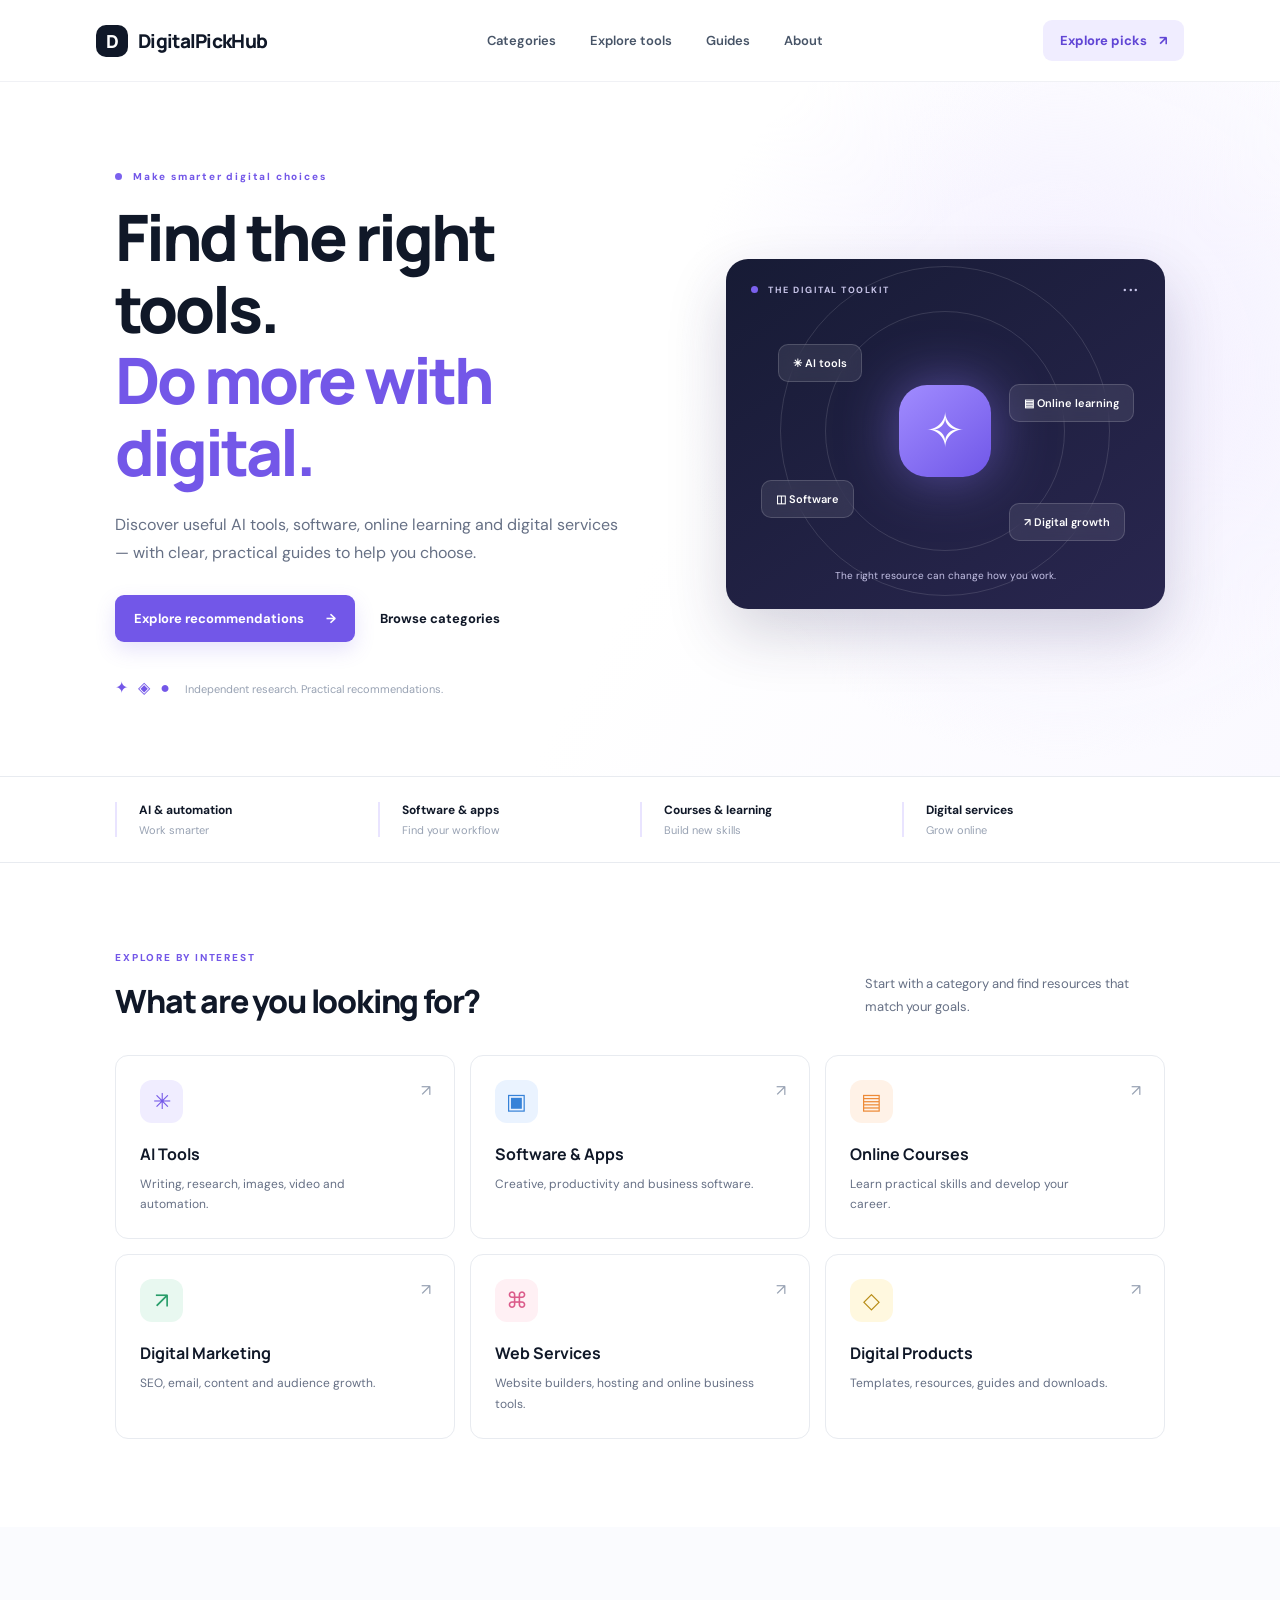
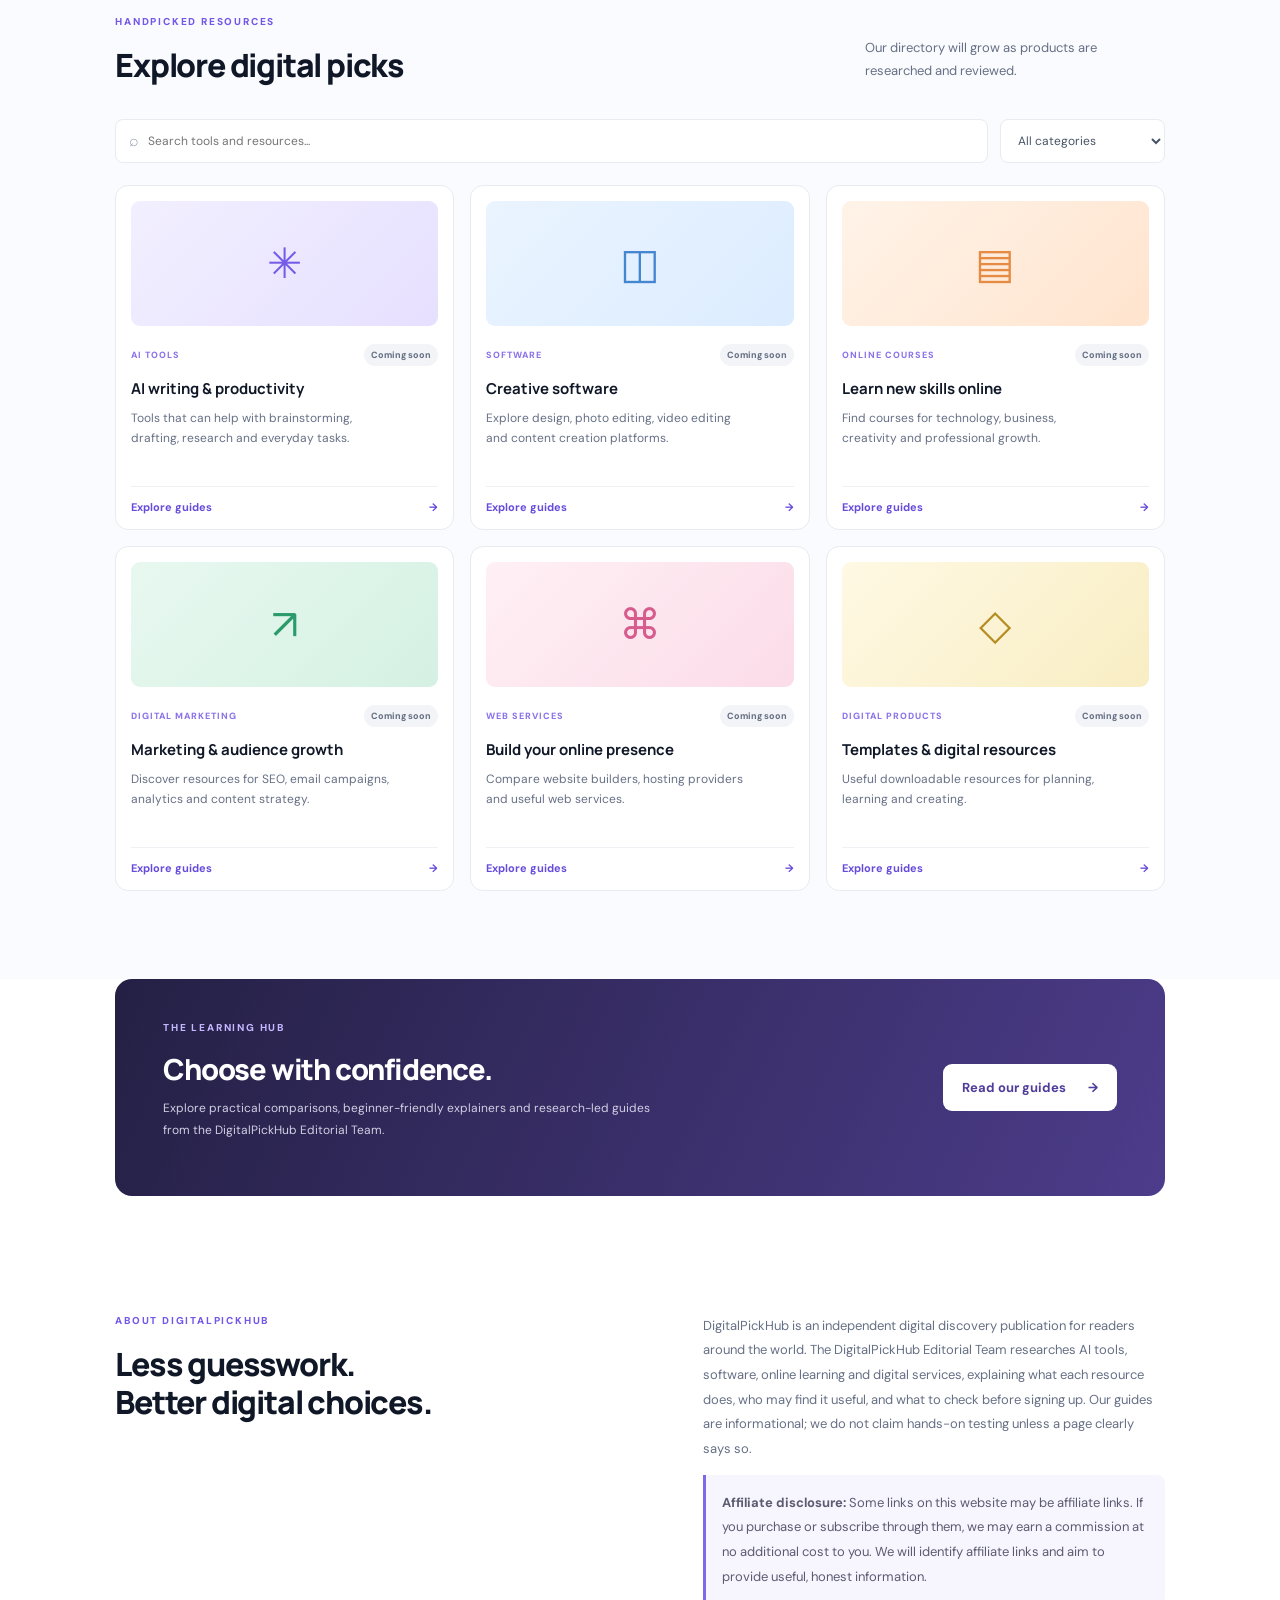
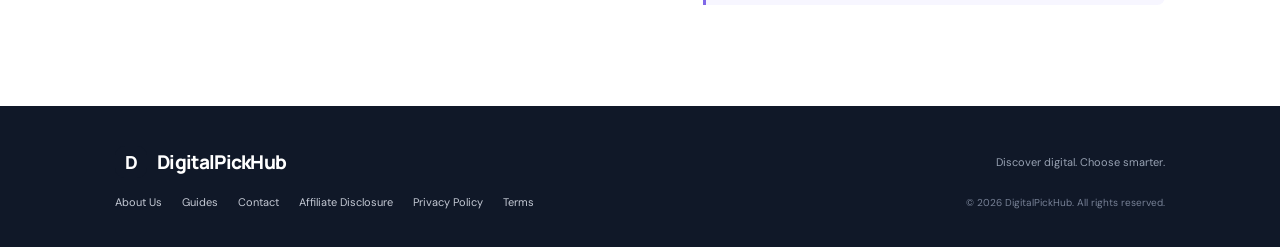
<file: index.html>
<!DOCTYPE html>
<html lang="en">
<head><meta name="mitgo-verification" content="92a1ab78-4f39-4b55-9d0f-0958b2f42631" />
  <meta charset="UTF-8">
  <meta name="viewport" content="width=device-width, initial-scale=1.0">
  <meta name="description" content="Discover and compare useful AI tools, software, online courses and digital services with DigitalPickHub.">
  <meta name="theme-color" content="#101828">
  <title>DigitalPickHub — Find the right digital tools</title>
  <link rel="stylesheet" href="styles.css">
</head>
<body>
  <header class="site-header">
    <a class="brand" href="#" aria-label="DigitalPickHub home"><span class="brand-mark">D</span> DigitalPickHub</a>
    <button class="menu-toggle" id="menuToggle" aria-label="Open navigation" aria-expanded="false">☰</button>
    <nav id="mainNav">
      <a href="#categories">Categories</a>
      <a href="#featured">Explore tools</a>
      <a href="guides.html">Guides</a>
      <a href="#about">About</a>
    </nav>
    <a class="header-cta" href="#featured">Explore picks <span>↗</span></a>
  </header>

  <main>
    <section class="hero">
      <div class="hero-copy">
        <p class="eyebrow"><span class="eyebrow-dot"></span> Make smarter digital choices</p>
        <h1>Find the right tools.<br><span>Do more with digital.</span></h1>
        <p class="hero-text">Discover useful AI tools, software, online learning and digital services — with clear, practical guides to help you choose.</p>
        <div class="hero-actions">
          <a class="button button-primary" href="#featured">Explore recommendations <span>→</span></a>
          <a class="text-link" href="#categories">Browse categories</a>
        </div>
        <div class="trust-line"><span class="avatars">✦ ◈ ●</span> Independent research. Practical recommendations.</div>
      </div>
      <div class="hero-card">
        <div class="card-top"><span class="live-dot"></span> THE DIGITAL TOOLKIT <span class="card-menu">•••</span></div>
        <div class="orbit orbit-one"></div><div class="orbit orbit-two"></div>
        <div class="hub-icon">✧</div>
        <div class="floating-chip chip-ai">✳ AI tools</div>
        <div class="floating-chip chip-learn">▤ Online learning</div>
        <div class="floating-chip chip-software">◫ Software</div>
        <div class="floating-chip chip-growth">↗ Digital growth</div>
        <p class="hero-card-caption">The right resource can change how you work.</p>
      </div>
    </section>

    <section class="stats-strip">
      <div><strong>AI & automation</strong><span>Work smarter</span></div>
      <div><strong>Software & apps</strong><span>Find your workflow</span></div>
      <div><strong>Courses & learning</strong><span>Build new skills</span></div>
      <div><strong>Digital services</strong><span>Grow online</span></div>
    </section>

    <section class="section" id="categories">
      <div class="section-heading">
        <div><p class="eyebrow">EXPLORE BY INTEREST</p><h2>What are you looking for?</h2></div>
        <p>Start with a category and find resources that match your goals.</p>
      </div>
      <div class="category-grid">
        <a class="category-card" href="#featured" data-filter="AI Tools"><span class="category-icon purple">✳</span><h3>AI Tools</h3><p>Writing, research, images, video and automation.</p><span class="category-arrow">↗</span></a>
        <a class="category-card" href="#featured" data-filter="Software"><span class="category-icon blue">▣</span><h3>Software & Apps</h3><p>Creative, productivity and business software.</p><span class="category-arrow">↗</span></a>
        <a class="category-card" href="#featured" data-filter="Online Courses"><span class="category-icon orange">▤</span><h3>Online Courses</h3><p>Learn practical skills and develop your career.</p><span class="category-arrow">↗</span></a>
        <a class="category-card" href="#featured" data-filter="Digital Marketing"><span class="category-icon green">↗</span><h3>Digital Marketing</h3><p>SEO, email, content and audience growth.</p><span class="category-arrow">↗</span></a>
        <a class="category-card" href="#featured" data-filter="Web Services"><span class="category-icon pink">⌘</span><h3>Web Services</h3><p>Website builders, hosting and online business tools.</p><span class="category-arrow">↗</span></a>
        <a class="category-card" href="#featured" data-filter="Digital Products"><span class="category-icon yellow">◇</span><h3>Digital Products</h3><p>Templates, resources, guides and downloads.</p><span class="category-arrow">↗</span></a>
      </div>
    </section>

    <section class="section featured-section" id="featured">
      <div class="section-heading">
        <div><p class="eyebrow">HANDPICKED RESOURCES</p><h2>Explore digital picks</h2></div>
        <p>Our directory will grow as products are researched and reviewed.</p>
      </div>
      <div class="filter-row">
        <label class="search-box"><span>⌕</span><input id="searchInput" type="search" placeholder="Search tools and resources..." aria-label="Search tools and resources"></label>
        <select id="categoryFilter" aria-label="Filter by category">
          <option value="All">All categories</option>
          <option>AI Tools</option><option>Software</option><option>Online Courses</option>
          <option>Digital Marketing</option><option>Web Services</option><option>Digital Products</option>
        </select>
      </div>
      <div class="product-grid" id="productGrid">
        <article class="product-card" data-category="AI Tools" data-name="AI writing and productivity tools">
          <div class="product-visual visual-purple">✳</div><div class="product-meta"><span>AI TOOLS</span><span class="tag">Coming soon</span></div>
          <h3>AI writing & productivity</h3><p>Tools that can help with brainstorming, drafting, research and everyday tasks.</p>
          <a class="card-link" href="#guides">Explore guides <span>→</span></a>
        </article>
        <article class="product-card" data-category="Software" data-name="creative design and editing software">
          <div class="product-visual visual-blue">◫</div><div class="product-meta"><span>SOFTWARE</span><span class="tag">Coming soon</span></div>
          <h3>Creative software</h3><p>Explore design, photo editing, video editing and content creation platforms.</p>
          <a class="card-link" href="#guides">Explore guides <span>→</span></a>
        </article>
        <article class="product-card" data-category="Online Courses" data-name="online courses skill learning">
          <div class="product-visual visual-orange">▤</div><div class="product-meta"><span>ONLINE COURSES</span><span class="tag">Coming soon</span></div>
          <h3>Learn new skills online</h3><p>Find courses for technology, business, creativity and professional growth.</p>
          <a class="card-link" href="#guides">Explore guides <span>→</span></a>
        </article>
        <article class="product-card" data-category="Digital Marketing" data-name="SEO email marketing analytics">
          <div class="product-visual visual-green">↗</div><div class="product-meta"><span>DIGITAL MARKETING</span><span class="tag">Coming soon</span></div>
          <h3>Marketing & audience growth</h3><p>Discover resources for SEO, email campaigns, analytics and content strategy.</p>
          <a class="card-link" href="#guides">Explore guides <span>→</span></a>
        </article>
        <article class="product-card" data-category="Web Services" data-name="website hosting domains website builders">
          <div class="product-visual visual-pink">⌘</div><div class="product-meta"><span>WEB SERVICES</span><span class="tag">Coming soon</span></div>
          <h3>Build your online presence</h3><p>Compare website builders, hosting providers and useful web services.</p>
          <a class="card-link" href="#guides">Explore guides <span>→</span></a>
        </article>
        <article class="product-card" data-category="Digital Products" data-name="templates ebooks digital downloads">
          <div class="product-visual visual-yellow">◇</div><div class="product-meta"><span>DIGITAL PRODUCTS</span><span class="tag">Coming soon</span></div>
          <h3>Templates & digital resources</h3><p>Useful downloadable resources for planning, learning and creating.</p>
          <a class="card-link" href="#guides">Explore guides <span>→</span></a>
        </article>
      </div>
      <p class="empty-state" id="emptyState" hidden>No matching resources yet. Try another search or category.</p>
    </section>

    <section class="guide-banner" id="guides">
      <div><p class="eyebrow">THE LEARNING HUB</p><h2>Choose with confidence.</h2><p>Explore practical comparisons, beginner-friendly explainers and research-led guides from the DigitalPickHub Editorial Team.</p></div>
      <a class="button button-light" href="guides.html">Read our guides <span>→</span></a>
    </section>

    <section class="section about-section" id="about">
      <div><p class="eyebrow">ABOUT DIGITALPICKHUB</p><h2>Less guesswork.<br>Better digital choices.</h2></div>
      <div><p>DigitalPickHub is an independent digital discovery publication for readers around the world. The DigitalPickHub Editorial Team researches AI tools, software, online learning and digital services, explaining what each resource does, who may find it useful, and what to check before signing up. Our guides are informational; we do not claim hands-on testing unless a page clearly says so.</p><p class="disclosure-note"><strong>Affiliate disclosure:</strong> Some links on this website may be affiliate links. If you purchase or subscribe through them, we may earn a commission at no additional cost to you. We will identify affiliate links and aim to provide useful, honest information.</p></div>
    </section>
  </main>

  <footer class="site-footer">
    <a class="brand footer-brand" href="#"><span class="brand-mark">D</span> DigitalPickHub</a>
    <p>Discover digital. Choose smarter.</p>
    <div class="footer-links"><a href="about.html">About Us</a><a href="guides.html">Guides</a><a href="contact.html">Contact</a><a href="disclosure.html">Affiliate Disclosure</a><a href="privacy.html">Privacy Policy</a><a href="terms.html">Terms</a></div>
    <small>© <span id="year"></span> DigitalPickHub. All rights reserved.</small>
  </footer>
  <script src="script.js"></script>
</body>
</html>
</file>
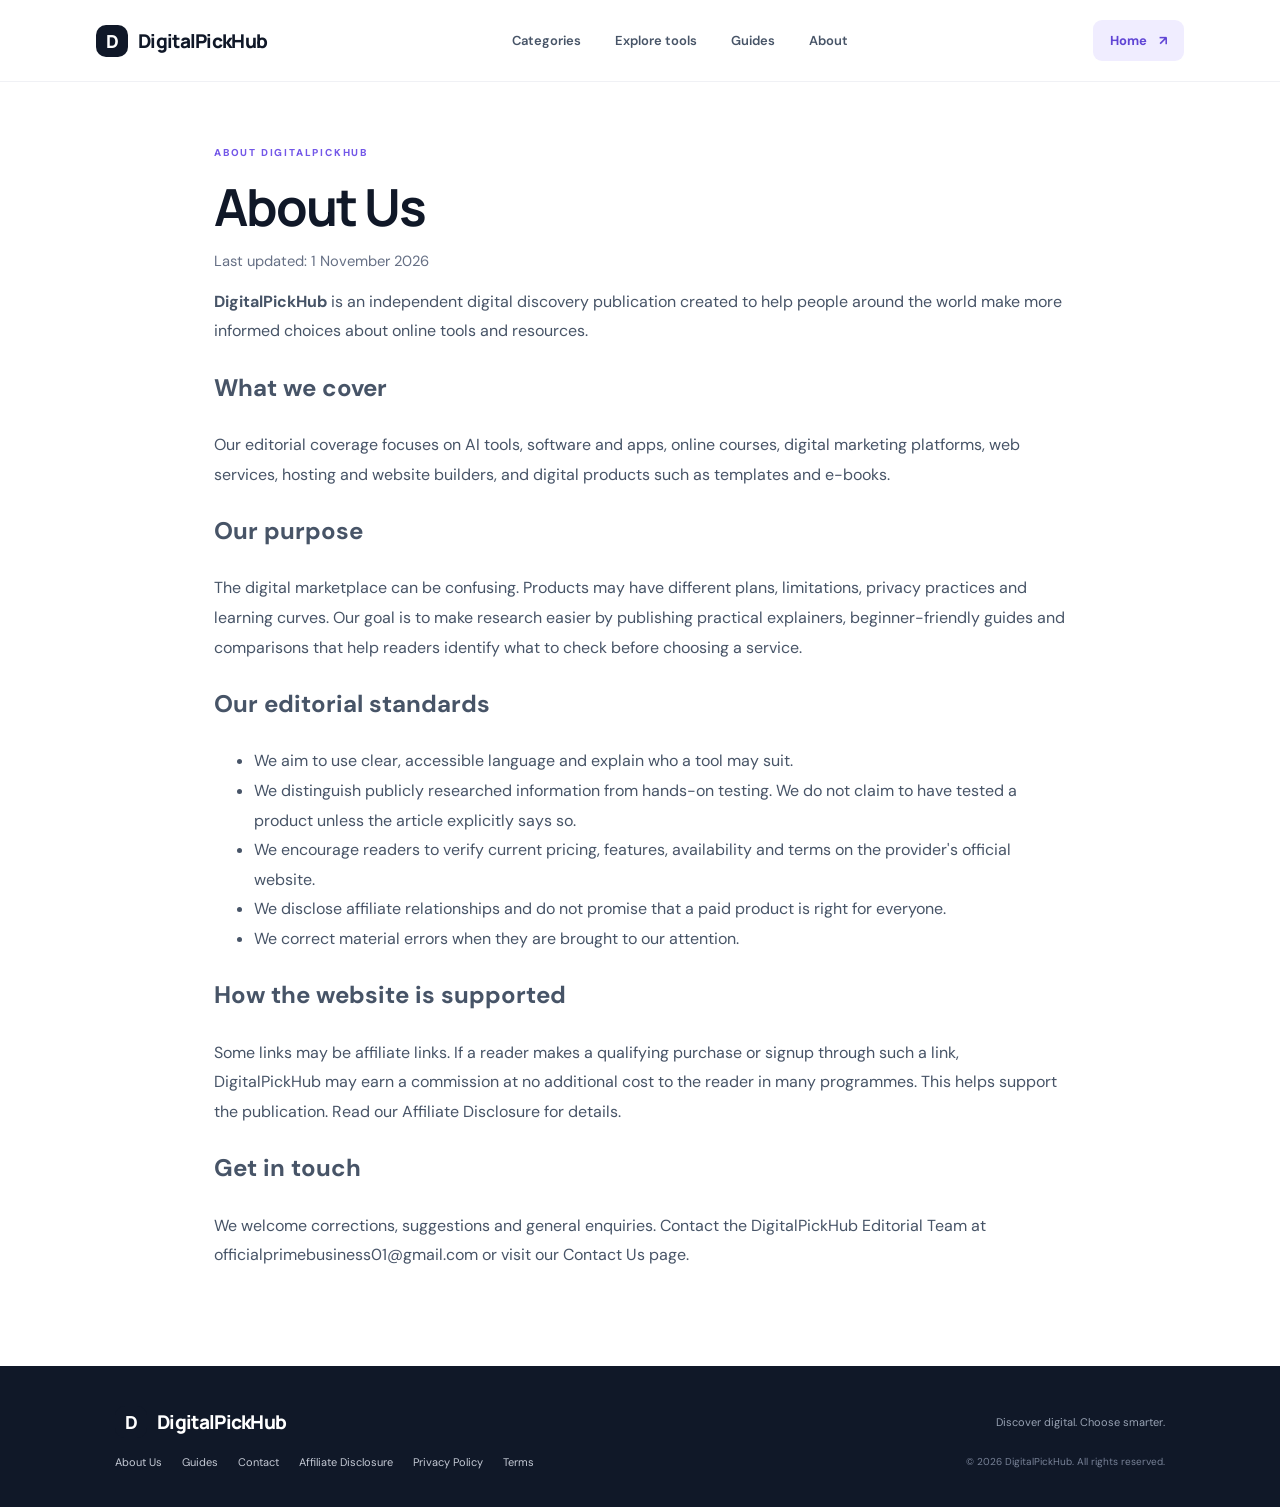
<file: about.html>
<!doctype html><html lang="en"><head><meta charset="utf-8"><meta name="viewport" content="width=device-width,initial-scale=1"><meta name="description" content="Meet DigitalPickHub, an independent publication covering AI tools, software, online learning and digital services."><meta name="theme-color" content="#101828"><title>About Us | DigitalPickHub</title><link rel="stylesheet" href="styles.css"></head><body><header class="site-header"><a class="brand" href="index.html"><span class="brand-mark">D</span> DigitalPickHub</a><button class="menu-toggle" id="menuToggle" aria-label="Open navigation" aria-expanded="false">☰</button><nav id="mainNav"><a href="index.html#categories">Categories</a><a href="index.html#featured">Explore tools</a><a href="guides.html">Guides</a><a href="about.html">About</a></nav><a class="header-cta" href="index.html">Home <span>↗</span></a></header><main class="article-wrap" style="max-width:900px;margin:0 auto;padding:64px 24px 80px"><p class="eyebrow">ABOUT DIGITALPICKHUB</p><h1 style="font-family:Manrope,Arial,sans-serif;font-size:clamp(2rem,5vw,3.2rem);line-height:1.15">About Us</h1><p style="color:#667085;font-size:.92rem">Last updated: 1 November 2026</p><div class="article-content" style="line-height:1.85;color:#475467">
<p><strong>DigitalPickHub</strong> is an independent digital discovery publication created to help people around the world make more informed choices about online tools and resources.</p>
<h2>What we cover</h2><p>Our editorial coverage focuses on AI tools, software and apps, online courses, digital marketing platforms, web services, hosting and website builders, and digital products such as templates and e-books.</p>
<h2>Our purpose</h2><p>The digital marketplace can be confusing. Products may have different plans, limitations, privacy practices and learning curves. Our goal is to make research easier by publishing practical explainers, beginner-friendly guides and comparisons that help readers identify what to check before choosing a service.</p>
<h2>Our editorial standards</h2><ul><li>We aim to use clear, accessible language and explain who a tool may suit.</li><li>We distinguish publicly researched information from hands-on testing. We do not claim to have tested a product unless the article explicitly says so.</li><li>We encourage readers to verify current pricing, features, availability and terms on the provider's official website.</li><li>We disclose affiliate relationships and do not promise that a paid product is right for everyone.</li><li>We correct material errors when they are brought to our attention.</li></ul>
<h2>How the website is supported</h2><p>Some links may be affiliate links. If a reader makes a qualifying purchase or signup through such a link, DigitalPickHub may earn a commission at no additional cost to the reader in many programmes. This helps support the publication. Read our <a href="disclosure.html">Affiliate Disclosure</a> for details.</p>
<h2>Get in touch</h2><p>We welcome corrections, suggestions and general enquiries. Contact the DigitalPickHub Editorial Team at <a href="mailto:officialprimebusiness01@gmail.com">officialprimebusiness01@gmail.com</a> or visit our <a href="contact.html">Contact Us</a> page.</p></div></main><footer class="site-footer"><a class="brand footer-brand" href="index.html"><span class="brand-mark">D</span> DigitalPickHub</a><p>Discover digital. Choose smarter.</p><div class="footer-links"><a href="about.html">About Us</a><a href="guides.html">Guides</a><a href="contact.html">Contact</a><a href="disclosure.html">Affiliate Disclosure</a><a href="privacy.html">Privacy Policy</a><a href="terms.html">Terms</a></div><small>© <span id="year">2026</span> DigitalPickHub. All rights reserved.</small></footer><script src="script.js"></script></body></html>
</file>
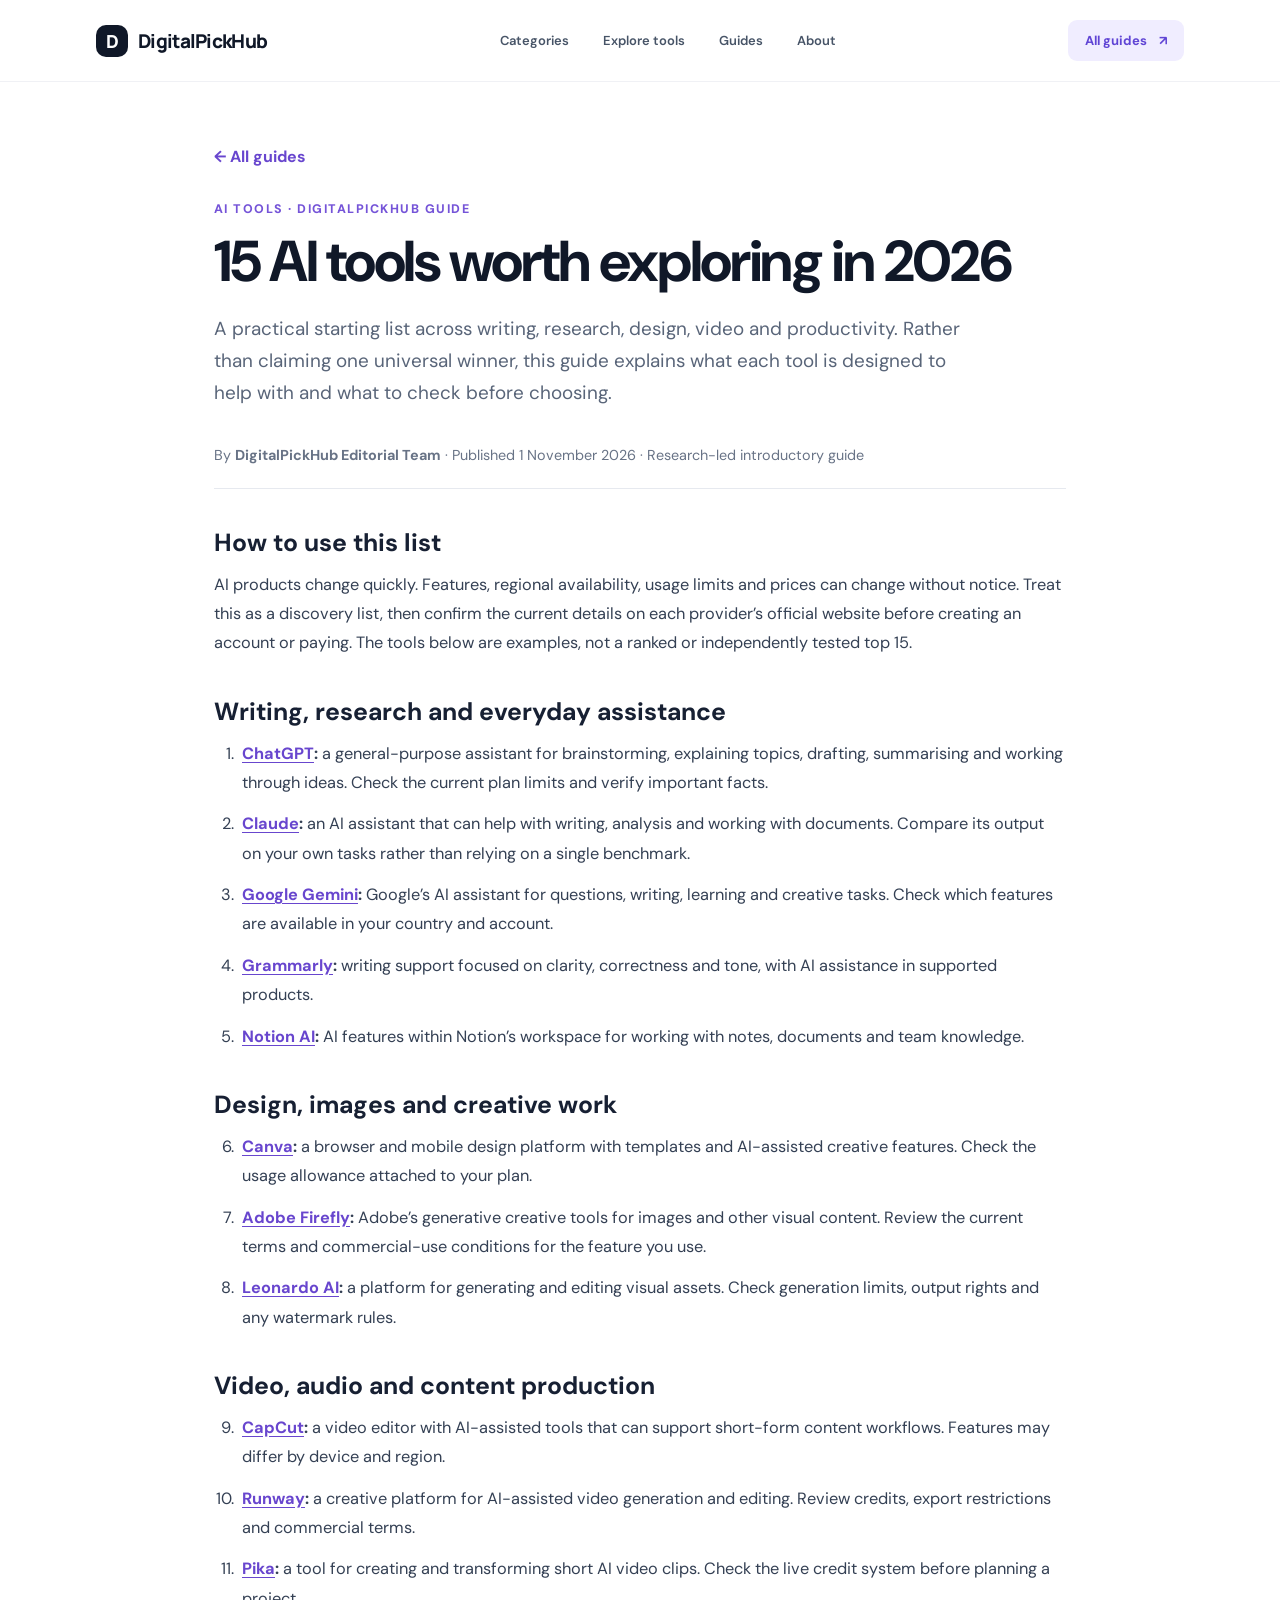
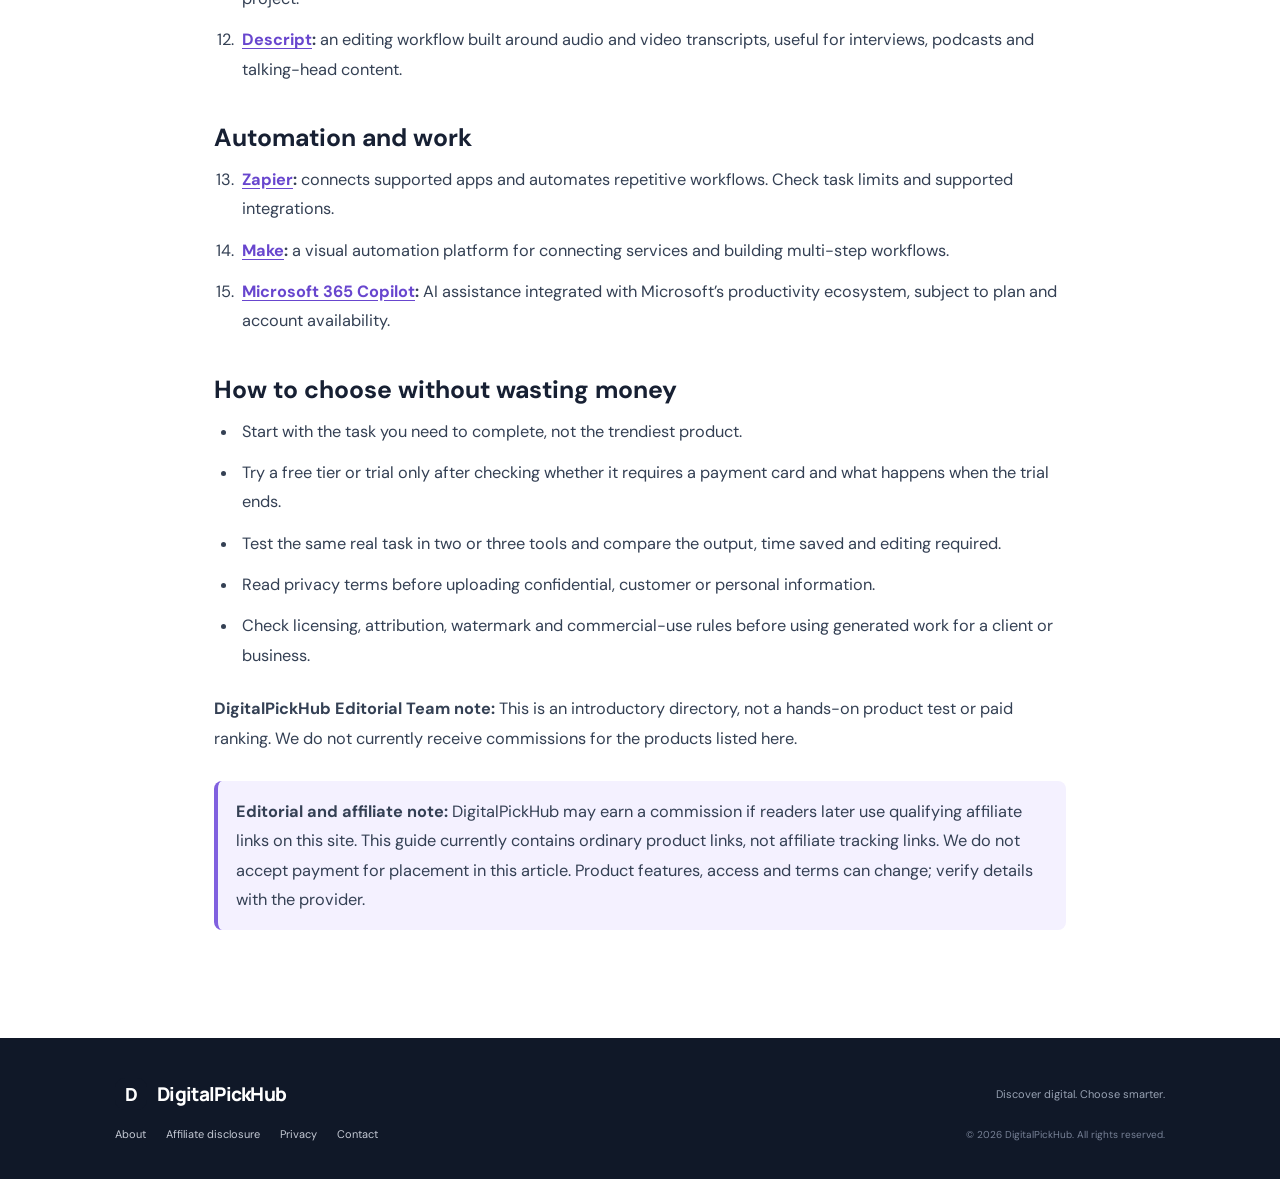
<file: ai-tools-2026.html>
<!DOCTYPE html><html lang="en"><head><meta charset="UTF-8"><meta name="viewport" content="width=device-width, initial-scale=1.0"><meta name="description" content="A practical starting list across writing, research, design, video and productivity. Rather than claiming one universal winner, this guide explains what each tool is designed to help with and what to check before choosing."><meta name="theme-color" content="#101828"><title>15 AI tools worth exploring in 2026 | DigitalPickHub</title><link rel="stylesheet" href="styles.css"></head><body><header class="site-header"><a class="brand" href="index.html"><span class="brand-mark">D</span> DigitalPickHub</a><button class="menu-toggle" id="menuToggle" aria-label="Open navigation" aria-expanded="false">☰</button><nav id="mainNav"><a href="index.html#categories">Categories</a><a href="index.html#featured">Explore tools</a><a href="guides.html">Guides</a><a href="index.html#about">About</a></nav><a class="header-cta" href="guides.html">All guides <span>↗</span></a></header><main class="article-wrap"><a class="article-back" href="guides.html">← All guides</a><p class="article-kicker">AI tools · DigitalPickHub guide</p><h1>15 AI tools worth exploring in 2026</h1><p class="article-deck">A practical starting list across writing, research, design, video and productivity. Rather than claiming one universal winner, this guide explains what each tool is designed to help with and what to check before choosing.</p><div class="byline">By <strong>DigitalPickHub Editorial Team</strong> · Published 1 November 2026 · Research-led introductory guide</div><article class="article-body">
<h2>How to use this list</h2><p>AI products change quickly. Features, regional availability, usage limits and prices can change without notice. Treat this as a discovery list, then confirm the current details on each provider’s official website before creating an account or paying. The tools below are examples, not a ranked or independently tested top 15.</p>
<h2>Writing, research and everyday assistance</h2><ol><li><strong><a href="https://chatgpt.com/" target="_blank" rel="noopener">ChatGPT</a>:</strong> a general-purpose assistant for brainstorming, explaining topics, drafting, summarising and working through ideas. Check the current plan limits and verify important facts.</li><li><strong><a href="https://claude.ai/" target="_blank" rel="noopener">Claude</a>:</strong> an AI assistant that can help with writing, analysis and working with documents. Compare its output on your own tasks rather than relying on a single benchmark.</li><li><strong><a href="https://gemini.google.com/" target="_blank" rel="noopener">Google Gemini</a>:</strong> Google’s AI assistant for questions, writing, learning and creative tasks. Check which features are available in your country and account.</li><li><strong><a href="https://www.grammarly.com/" target="_blank" rel="noopener">Grammarly</a>:</strong> writing support focused on clarity, correctness and tone, with AI assistance in supported products.</li><li><strong><a href="https://www.notion.com/product/ai" target="_blank" rel="noopener">Notion AI</a>:</strong> AI features within Notion’s workspace for working with notes, documents and team knowledge.</li></ol>
<h2>Design, images and creative work</h2><ol start="6"><li><strong><a href="https://www.canva.com/" target="_blank" rel="noopener">Canva</a>:</strong> a browser and mobile design platform with templates and AI-assisted creative features. Check the usage allowance attached to your plan.</li><li><strong><a href="https://firefly.adobe.com/" target="_blank" rel="noopener">Adobe Firefly</a>:</strong> Adobe’s generative creative tools for images and other visual content. Review the current terms and commercial-use conditions for the feature you use.</li><li><strong><a href="https://www.leonardo.ai/" target="_blank" rel="noopener">Leonardo AI</a>:</strong> a platform for generating and editing visual assets. Check generation limits, output rights and any watermark rules.</li></ol>
<h2>Video, audio and content production</h2><ol start="9"><li><strong><a href="https://www.capcut.com/" target="_blank" rel="noopener">CapCut</a>:</strong> a video editor with AI-assisted tools that can support short-form content workflows. Features may differ by device and region.</li><li><strong><a href="https://runwayml.com/" target="_blank" rel="noopener">Runway</a>:</strong> a creative platform for AI-assisted video generation and editing. Review credits, export restrictions and commercial terms.</li><li><strong><a href="https://pika.art/" target="_blank" rel="noopener">Pika</a>:</strong> a tool for creating and transforming short AI video clips. Check the live credit system before planning a project.</li><li><strong><a href="https://www.descript.com/" target="_blank" rel="noopener">Descript</a>:</strong> an editing workflow built around audio and video transcripts, useful for interviews, podcasts and talking-head content.</li></ol>
<h2>Automation and work</h2><ol start="13"><li><strong><a href="https://zapier.com/" target="_blank" rel="noopener">Zapier</a>:</strong> connects supported apps and automates repetitive workflows. Check task limits and supported integrations.</li><li><strong><a href="https://www.make.com/" target="_blank" rel="noopener">Make</a>:</strong> a visual automation platform for connecting services and building multi-step workflows.</li><li><strong><a href="https://www.microsoft.com/microsoft-365/copilot" target="_blank" rel="noopener">Microsoft 365 Copilot</a>:</strong> AI assistance integrated with Microsoft’s productivity ecosystem, subject to plan and account availability.</li></ol>
<h2>How to choose without wasting money</h2><ul><li>Start with the task you need to complete, not the trendiest product.</li><li>Try a free tier or trial only after checking whether it requires a payment card and what happens when the trial ends.</li><li>Test the same real task in two or three tools and compare the output, time saved and editing required.</li><li>Read privacy terms before uploading confidential, customer or personal information.</li><li>Check licensing, attribution, watermark and commercial-use rules before using generated work for a client or business.</li></ul><p><strong>DigitalPickHub Editorial Team note:</strong> This is an introductory directory, not a hands-on product test or paid ranking. We do not currently receive commissions for the products listed here.</p><div class="article-note"><strong>Editorial and affiliate note:</strong> DigitalPickHub may earn a commission if readers later use qualifying affiliate links on this site. This guide currently contains ordinary product links, not affiliate tracking links. We do not accept payment for placement in this article. Product features, access and terms can change; verify details with the provider.</div></article></main><footer class="site-footer"><a class="brand footer-brand" href="index.html"><span class="brand-mark">D</span> DigitalPickHub</a><p>Discover digital. Choose smarter.</p><div class="footer-links"><a href="index.html#about">About</a><a href="disclosure.html">Affiliate disclosure</a><a href="privacy.html">Privacy</a><a href="mailto:officialprimebusiness01@gmail.com">Contact</a></div><small>© 2026 DigitalPickHub. All rights reserved.</small></footer><script src="script.js"></script></body></html>
</file>
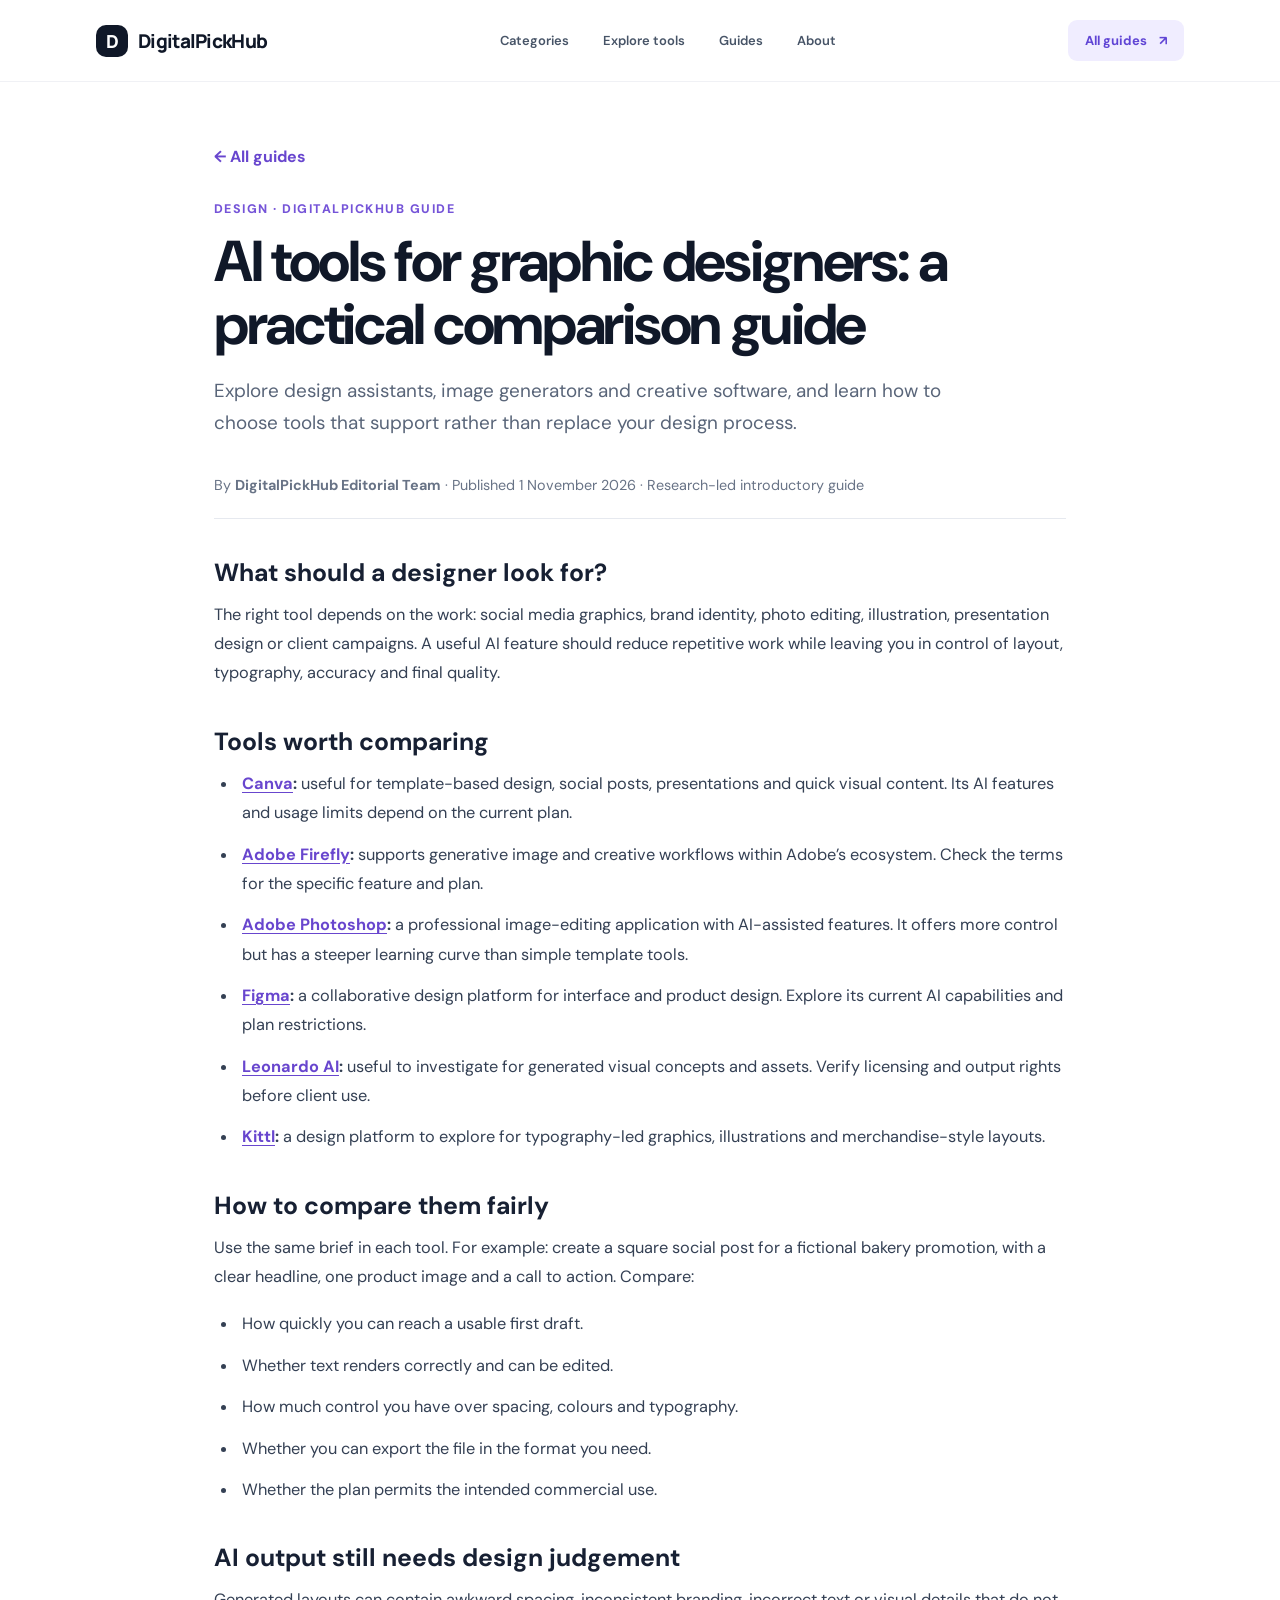
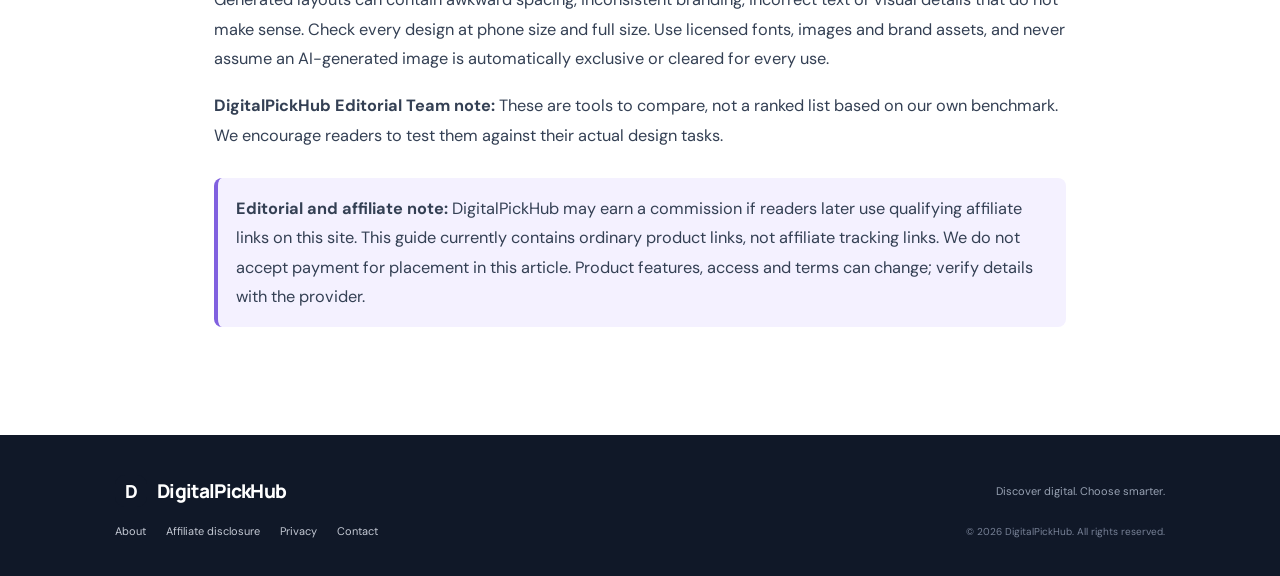
<file: ai-tools-for-designers.html>
<!DOCTYPE html><html lang="en"><head><meta charset="UTF-8"><meta name="viewport" content="width=device-width, initial-scale=1.0"><meta name="description" content="Explore design assistants, image generators and creative software, and learn how to choose tools that support rather than replace your design process."><meta name="theme-color" content="#101828"><title>AI tools for graphic designers: a practical comparison guide | DigitalPickHub</title><link rel="stylesheet" href="styles.css"></head><body><header class="site-header"><a class="brand" href="index.html"><span class="brand-mark">D</span> DigitalPickHub</a><button class="menu-toggle" id="menuToggle" aria-label="Open navigation" aria-expanded="false">☰</button><nav id="mainNav"><a href="index.html#categories">Categories</a><a href="index.html#featured">Explore tools</a><a href="guides.html">Guides</a><a href="index.html#about">About</a></nav><a class="header-cta" href="guides.html">All guides <span>↗</span></a></header><main class="article-wrap"><a class="article-back" href="guides.html">← All guides</a><p class="article-kicker">Design · DigitalPickHub guide</p><h1>AI tools for graphic designers: a practical comparison guide</h1><p class="article-deck">Explore design assistants, image generators and creative software, and learn how to choose tools that support rather than replace your design process.</p><div class="byline">By <strong>DigitalPickHub Editorial Team</strong> · Published 1 November 2026 · Research-led introductory guide</div><article class="article-body">
<h2>What should a designer look for?</h2><p>The right tool depends on the work: social media graphics, brand identity, photo editing, illustration, presentation design or client campaigns. A useful AI feature should reduce repetitive work while leaving you in control of layout, typography, accuracy and final quality.</p>
<h2>Tools worth comparing</h2><ul><li><strong><a href="https://www.canva.com/" target="_blank" rel="noopener">Canva</a>:</strong> useful for template-based design, social posts, presentations and quick visual content. Its AI features and usage limits depend on the current plan.</li><li><strong><a href="https://www.adobe.com/products/firefly.html" target="_blank" rel="noopener">Adobe Firefly</a>:</strong> supports generative image and creative workflows within Adobe’s ecosystem. Check the terms for the specific feature and plan.</li><li><strong><a href="https://www.adobe.com/products/photoshop.html" target="_blank" rel="noopener">Adobe Photoshop</a>:</strong> a professional image-editing application with AI-assisted features. It offers more control but has a steeper learning curve than simple template tools.</li><li><strong><a href="https://www.figma.com/" target="_blank" rel="noopener">Figma</a>:</strong> a collaborative design platform for interface and product design. Explore its current AI capabilities and plan restrictions.</li><li><strong><a href="https://www.leonardo.ai/" target="_blank" rel="noopener">Leonardo AI</a>:</strong> useful to investigate for generated visual concepts and assets. Verify licensing and output rights before client use.</li><li><strong><a href="https://www.kittl.com/" target="_blank" rel="noopener">Kittl</a>:</strong> a design platform to explore for typography-led graphics, illustrations and merchandise-style layouts.</li></ul>
<h2>How to compare them fairly</h2><p>Use the same brief in each tool. For example: create a square social post for a fictional bakery promotion, with a clear headline, one product image and a call to action. Compare:</p><ul><li>How quickly you can reach a usable first draft.</li><li>Whether text renders correctly and can be edited.</li><li>How much control you have over spacing, colours and typography.</li><li>Whether you can export the file in the format you need.</li><li>Whether the plan permits the intended commercial use.</li></ul>
<h2>AI output still needs design judgement</h2><p>Generated layouts can contain awkward spacing, inconsistent branding, incorrect text or visual details that do not make sense. Check every design at phone size and full size. Use licensed fonts, images and brand assets, and never assume an AI-generated image is automatically exclusive or cleared for every use.</p><p><strong>DigitalPickHub Editorial Team note:</strong> These are tools to compare, not a ranked list based on our own benchmark. We encourage readers to test them against their actual design tasks.</p><div class="article-note"><strong>Editorial and affiliate note:</strong> DigitalPickHub may earn a commission if readers later use qualifying affiliate links on this site. This guide currently contains ordinary product links, not affiliate tracking links. We do not accept payment for placement in this article. Product features, access and terms can change; verify details with the provider.</div></article></main><footer class="site-footer"><a class="brand footer-brand" href="index.html"><span class="brand-mark">D</span> DigitalPickHub</a><p>Discover digital. Choose smarter.</p><div class="footer-links"><a href="index.html#about">About</a><a href="disclosure.html">Affiliate disclosure</a><a href="privacy.html">Privacy</a><a href="mailto:officialprimebusiness01@gmail.com">Contact</a></div><small>© 2026 DigitalPickHub. All rights reserved.</small></footer><script src="script.js"></script></body></html>
</file>
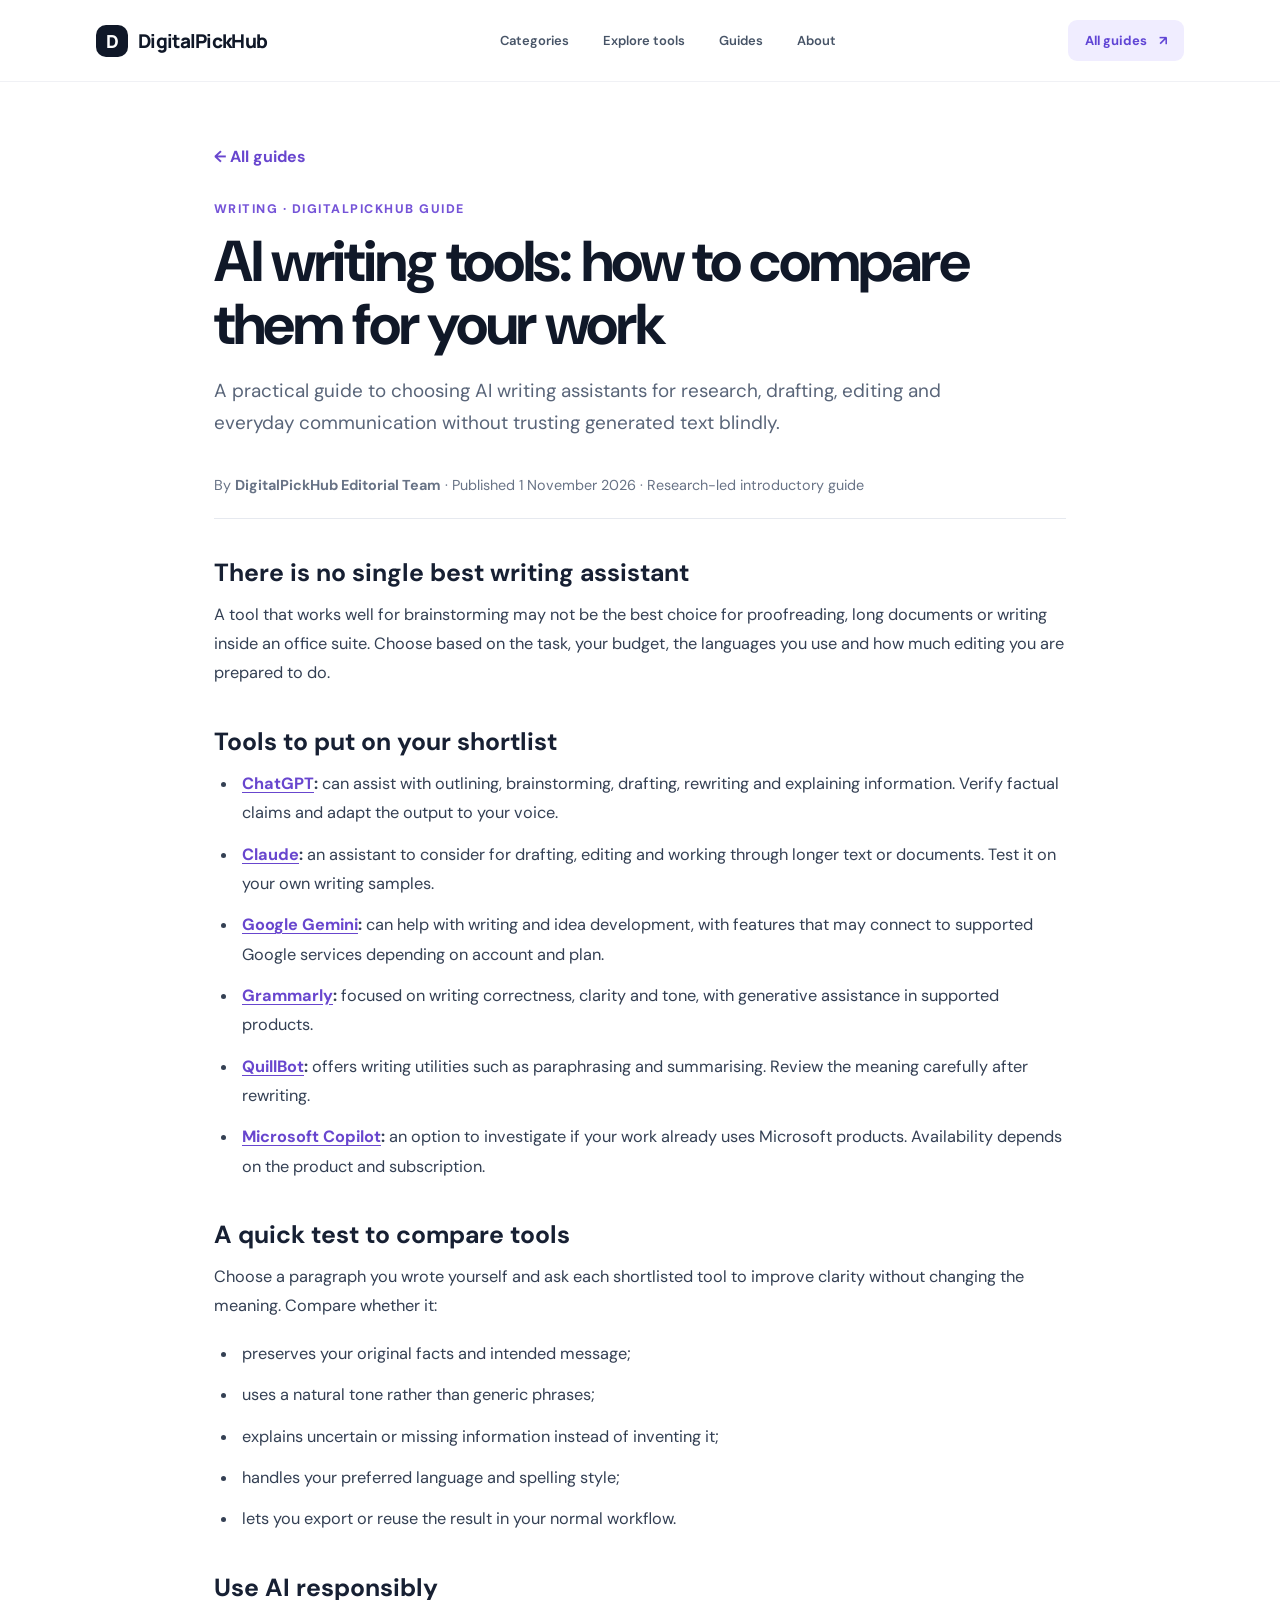
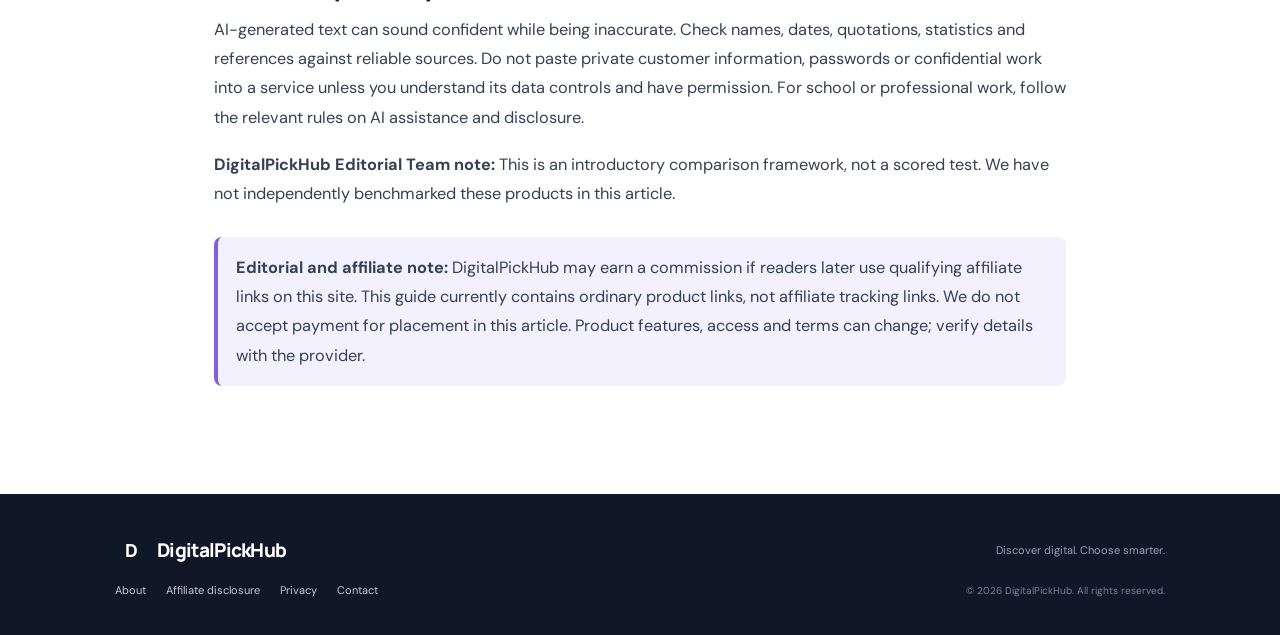
<file: ai-writing-tools-comparison.html>
<!DOCTYPE html><html lang="en"><head><meta charset="UTF-8"><meta name="viewport" content="width=device-width, initial-scale=1.0"><meta name="description" content="A practical guide to choosing AI writing assistants for research, drafting, editing and everyday communication without trusting generated text blindly."><meta name="theme-color" content="#101828"><title>AI writing tools: how to compare them for your work | DigitalPickHub</title><link rel="stylesheet" href="styles.css"></head><body><header class="site-header"><a class="brand" href="index.html"><span class="brand-mark">D</span> DigitalPickHub</a><button class="menu-toggle" id="menuToggle" aria-label="Open navigation" aria-expanded="false">☰</button><nav id="mainNav"><a href="index.html#categories">Categories</a><a href="index.html#featured">Explore tools</a><a href="guides.html">Guides</a><a href="index.html#about">About</a></nav><a class="header-cta" href="guides.html">All guides <span>↗</span></a></header><main class="article-wrap"><a class="article-back" href="guides.html">← All guides</a><p class="article-kicker">Writing · DigitalPickHub guide</p><h1>AI writing tools: how to compare them for your work</h1><p class="article-deck">A practical guide to choosing AI writing assistants for research, drafting, editing and everyday communication without trusting generated text blindly.</p><div class="byline">By <strong>DigitalPickHub Editorial Team</strong> · Published 1 November 2026 · Research-led introductory guide</div><article class="article-body">
<h2>There is no single best writing assistant</h2><p>A tool that works well for brainstorming may not be the best choice for proofreading, long documents or writing inside an office suite. Choose based on the task, your budget, the languages you use and how much editing you are prepared to do.</p>
<h2>Tools to put on your shortlist</h2><ul><li><strong><a href="https://chatgpt.com/" target="_blank" rel="noopener">ChatGPT</a>:</strong> can assist with outlining, brainstorming, drafting, rewriting and explaining information. Verify factual claims and adapt the output to your voice.</li><li><strong><a href="https://claude.ai/" target="_blank" rel="noopener">Claude</a>:</strong> an assistant to consider for drafting, editing and working through longer text or documents. Test it on your own writing samples.</li><li><strong><a href="https://gemini.google.com/" target="_blank" rel="noopener">Google Gemini</a>:</strong> can help with writing and idea development, with features that may connect to supported Google services depending on account and plan.</li><li><strong><a href="https://www.grammarly.com/" target="_blank" rel="noopener">Grammarly</a>:</strong> focused on writing correctness, clarity and tone, with generative assistance in supported products.</li><li><strong><a href="https://quillbot.com/" target="_blank" rel="noopener">QuillBot</a>:</strong> offers writing utilities such as paraphrasing and summarising. Review the meaning carefully after rewriting.</li><li><strong><a href="https://www.microsoft.com/microsoft-365/copilot" target="_blank" rel="noopener">Microsoft Copilot</a>:</strong> an option to investigate if your work already uses Microsoft products. Availability depends on the product and subscription.</li></ul>
<h2>A quick test to compare tools</h2><p>Choose a paragraph you wrote yourself and ask each shortlisted tool to improve clarity without changing the meaning. Compare whether it:</p><ul><li>preserves your original facts and intended message;</li><li>uses a natural tone rather than generic phrases;</li><li>explains uncertain or missing information instead of inventing it;</li><li>handles your preferred language and spelling style;</li><li>lets you export or reuse the result in your normal workflow.</li></ul>
<h2>Use AI responsibly</h2><p>AI-generated text can sound confident while being inaccurate. Check names, dates, quotations, statistics and references against reliable sources. Do not paste private customer information, passwords or confidential work into a service unless you understand its data controls and have permission. For school or professional work, follow the relevant rules on AI assistance and disclosure.</p><p><strong>DigitalPickHub Editorial Team note:</strong> This is an introductory comparison framework, not a scored test. We have not independently benchmarked these products in this article.</p><div class="article-note"><strong>Editorial and affiliate note:</strong> DigitalPickHub may earn a commission if readers later use qualifying affiliate links on this site. This guide currently contains ordinary product links, not affiliate tracking links. We do not accept payment for placement in this article. Product features, access and terms can change; verify details with the provider.</div></article></main><footer class="site-footer"><a class="brand footer-brand" href="index.html"><span class="brand-mark">D</span> DigitalPickHub</a><p>Discover digital. Choose smarter.</p><div class="footer-links"><a href="index.html#about">About</a><a href="disclosure.html">Affiliate disclosure</a><a href="privacy.html">Privacy</a><a href="mailto:officialprimebusiness01@gmail.com">Contact</a></div><small>© 2026 DigitalPickHub. All rights reserved.</small></footer><script src="script.js"></script></body></html>
</file>
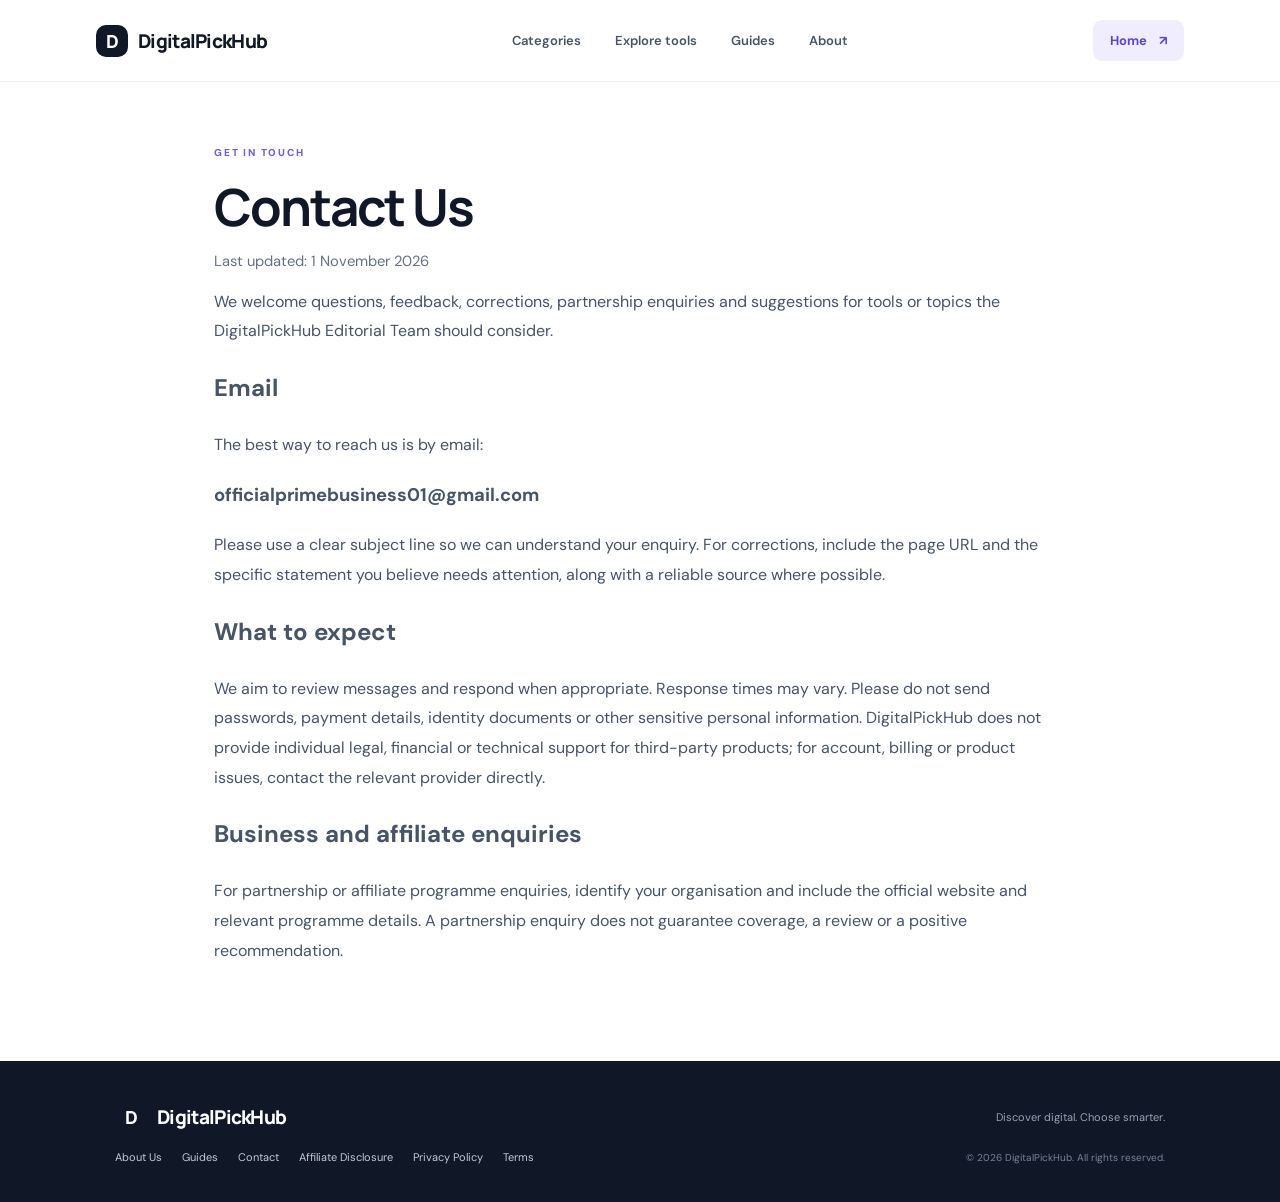
<file: contact.html>
<!doctype html><html lang="en"><head><meta charset="utf-8"><meta name="viewport" content="width=device-width,initial-scale=1"><meta name="description" content="Contact the DigitalPickHub Editorial Team by email for corrections, feedback and business enquiries."><meta name="theme-color" content="#101828"><title>Contact Us | DigitalPickHub</title><link rel="stylesheet" href="styles.css"></head><body><header class="site-header"><a class="brand" href="index.html"><span class="brand-mark">D</span> DigitalPickHub</a><button class="menu-toggle" id="menuToggle" aria-label="Open navigation" aria-expanded="false">☰</button><nav id="mainNav"><a href="index.html#categories">Categories</a><a href="index.html#featured">Explore tools</a><a href="guides.html">Guides</a><a href="about.html">About</a></nav><a class="header-cta" href="index.html">Home <span>↗</span></a></header><main class="article-wrap" style="max-width:900px;margin:0 auto;padding:64px 24px 80px"><p class="eyebrow">GET IN TOUCH</p><h1 style="font-family:Manrope,Arial,sans-serif;font-size:clamp(2rem,5vw,3.2rem);line-height:1.15">Contact Us</h1><p style="color:#667085;font-size:.92rem">Last updated: 1 November 2026</p><div class="article-content" style="line-height:1.85;color:#475467">
<p>We welcome questions, feedback, corrections, partnership enquiries and suggestions for tools or topics the DigitalPickHub Editorial Team should consider.</p>
<h2>Email</h2><p>The best way to reach us is by email:</p><p style="font-size:1.15rem"><strong><a href="mailto:officialprimebusiness01@gmail.com">officialprimebusiness01@gmail.com</a></strong></p><p>Please use a clear subject line so we can understand your enquiry. For corrections, include the page URL and the specific statement you believe needs attention, along with a reliable source where possible.</p>
<h2>What to expect</h2><p>We aim to review messages and respond when appropriate. Response times may vary. Please do not send passwords, payment details, identity documents or other sensitive personal information. DigitalPickHub does not provide individual legal, financial or technical support for third-party products; for account, billing or product issues, contact the relevant provider directly.</p>
<h2>Business and affiliate enquiries</h2><p>For partnership or affiliate programme enquiries, identify your organisation and include the official website and relevant programme details. A partnership enquiry does not guarantee coverage, a review or a positive recommendation.</p></div></main><footer class="site-footer"><a class="brand footer-brand" href="index.html"><span class="brand-mark">D</span> DigitalPickHub</a><p>Discover digital. Choose smarter.</p><div class="footer-links"><a href="about.html">About Us</a><a href="guides.html">Guides</a><a href="contact.html">Contact</a><a href="disclosure.html">Affiliate Disclosure</a><a href="privacy.html">Privacy Policy</a><a href="terms.html">Terms</a></div><small>© <span id="year">2026</span> DigitalPickHub. All rights reserved.</small></footer><script src="script.js"></script></body></html>
</file>
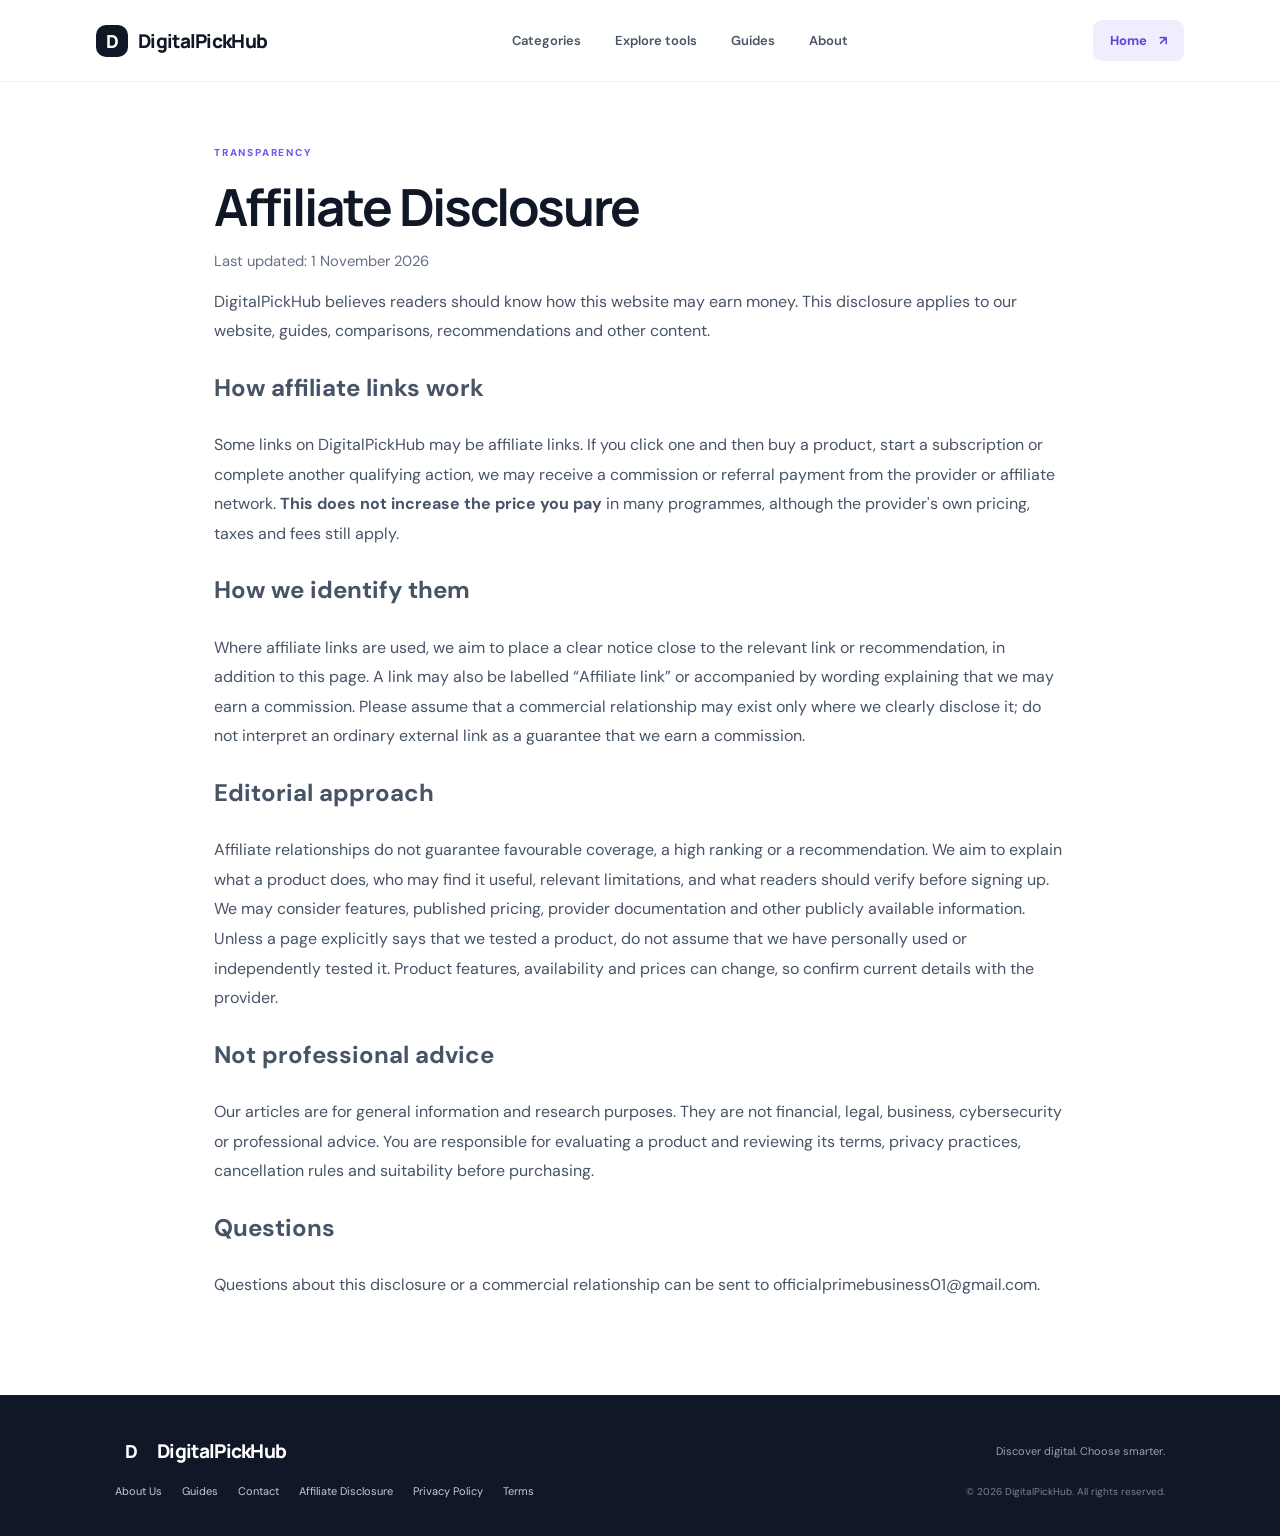
<file: disclosure.html>
<!doctype html><html lang="en"><head><meta charset="utf-8"><meta name="viewport" content="width=device-width,initial-scale=1"><meta name="description" content="Learn how DigitalPickHub may earn commissions from disclosed affiliate links."><meta name="theme-color" content="#101828"><title>Affiliate Disclosure | DigitalPickHub</title><link rel="stylesheet" href="styles.css"></head><body><header class="site-header"><a class="brand" href="index.html"><span class="brand-mark">D</span> DigitalPickHub</a><button class="menu-toggle" id="menuToggle" aria-label="Open navigation" aria-expanded="false">☰</button><nav id="mainNav"><a href="index.html#categories">Categories</a><a href="index.html#featured">Explore tools</a><a href="guides.html">Guides</a><a href="about.html">About</a></nav><a class="header-cta" href="index.html">Home <span>↗</span></a></header><main class="article-wrap" style="max-width:900px;margin:0 auto;padding:64px 24px 80px"><p class="eyebrow">TRANSPARENCY</p><h1 style="font-family:Manrope,Arial,sans-serif;font-size:clamp(2rem,5vw,3.2rem);line-height:1.15">Affiliate Disclosure</h1><p style="color:#667085;font-size:.92rem">Last updated: 1 November 2026</p><div class="article-content" style="line-height:1.85;color:#475467">
<p>DigitalPickHub believes readers should know how this website may earn money. This disclosure applies to our website, guides, comparisons, recommendations and other content.</p>
<h2>How affiliate links work</h2><p>Some links on DigitalPickHub may be affiliate links. If you click one and then buy a product, start a subscription or complete another qualifying action, we may receive a commission or referral payment from the provider or affiliate network. <strong>This does not increase the price you pay</strong> in many programmes, although the provider's own pricing, taxes and fees still apply.</p>
<h2>How we identify them</h2><p>Where affiliate links are used, we aim to place a clear notice close to the relevant link or recommendation, in addition to this page. A link may also be labelled “Affiliate link” or accompanied by wording explaining that we may earn a commission. Please assume that a commercial relationship may exist only where we clearly disclose it; do not interpret an ordinary external link as a guarantee that we earn a commission.</p>
<h2>Editorial approach</h2><p>Affiliate relationships do not guarantee favourable coverage, a high ranking or a recommendation. We aim to explain what a product does, who may find it useful, relevant limitations, and what readers should verify before signing up. We may consider features, published pricing, provider documentation and other publicly available information. Unless a page explicitly says that we tested a product, do not assume that we have personally used or independently tested it. Product features, availability and prices can change, so confirm current details with the provider.</p>
<h2>Not professional advice</h2><p>Our articles are for general information and research purposes. They are not financial, legal, business, cybersecurity or professional advice. You are responsible for evaluating a product and reviewing its terms, privacy practices, cancellation rules and suitability before purchasing.</p>
<h2>Questions</h2><p>Questions about this disclosure or a commercial relationship can be sent to <a href="mailto:officialprimebusiness01@gmail.com">officialprimebusiness01@gmail.com</a>.</p></div></main><footer class="site-footer"><a class="brand footer-brand" href="index.html"><span class="brand-mark">D</span> DigitalPickHub</a><p>Discover digital. Choose smarter.</p><div class="footer-links"><a href="about.html">About Us</a><a href="guides.html">Guides</a><a href="contact.html">Contact</a><a href="disclosure.html">Affiliate Disclosure</a><a href="privacy.html">Privacy Policy</a><a href="terms.html">Terms</a></div><small>© <span id="year">2026</span> DigitalPickHub. All rights reserved.</small></footer><script src="script.js"></script></body></html>
</file>
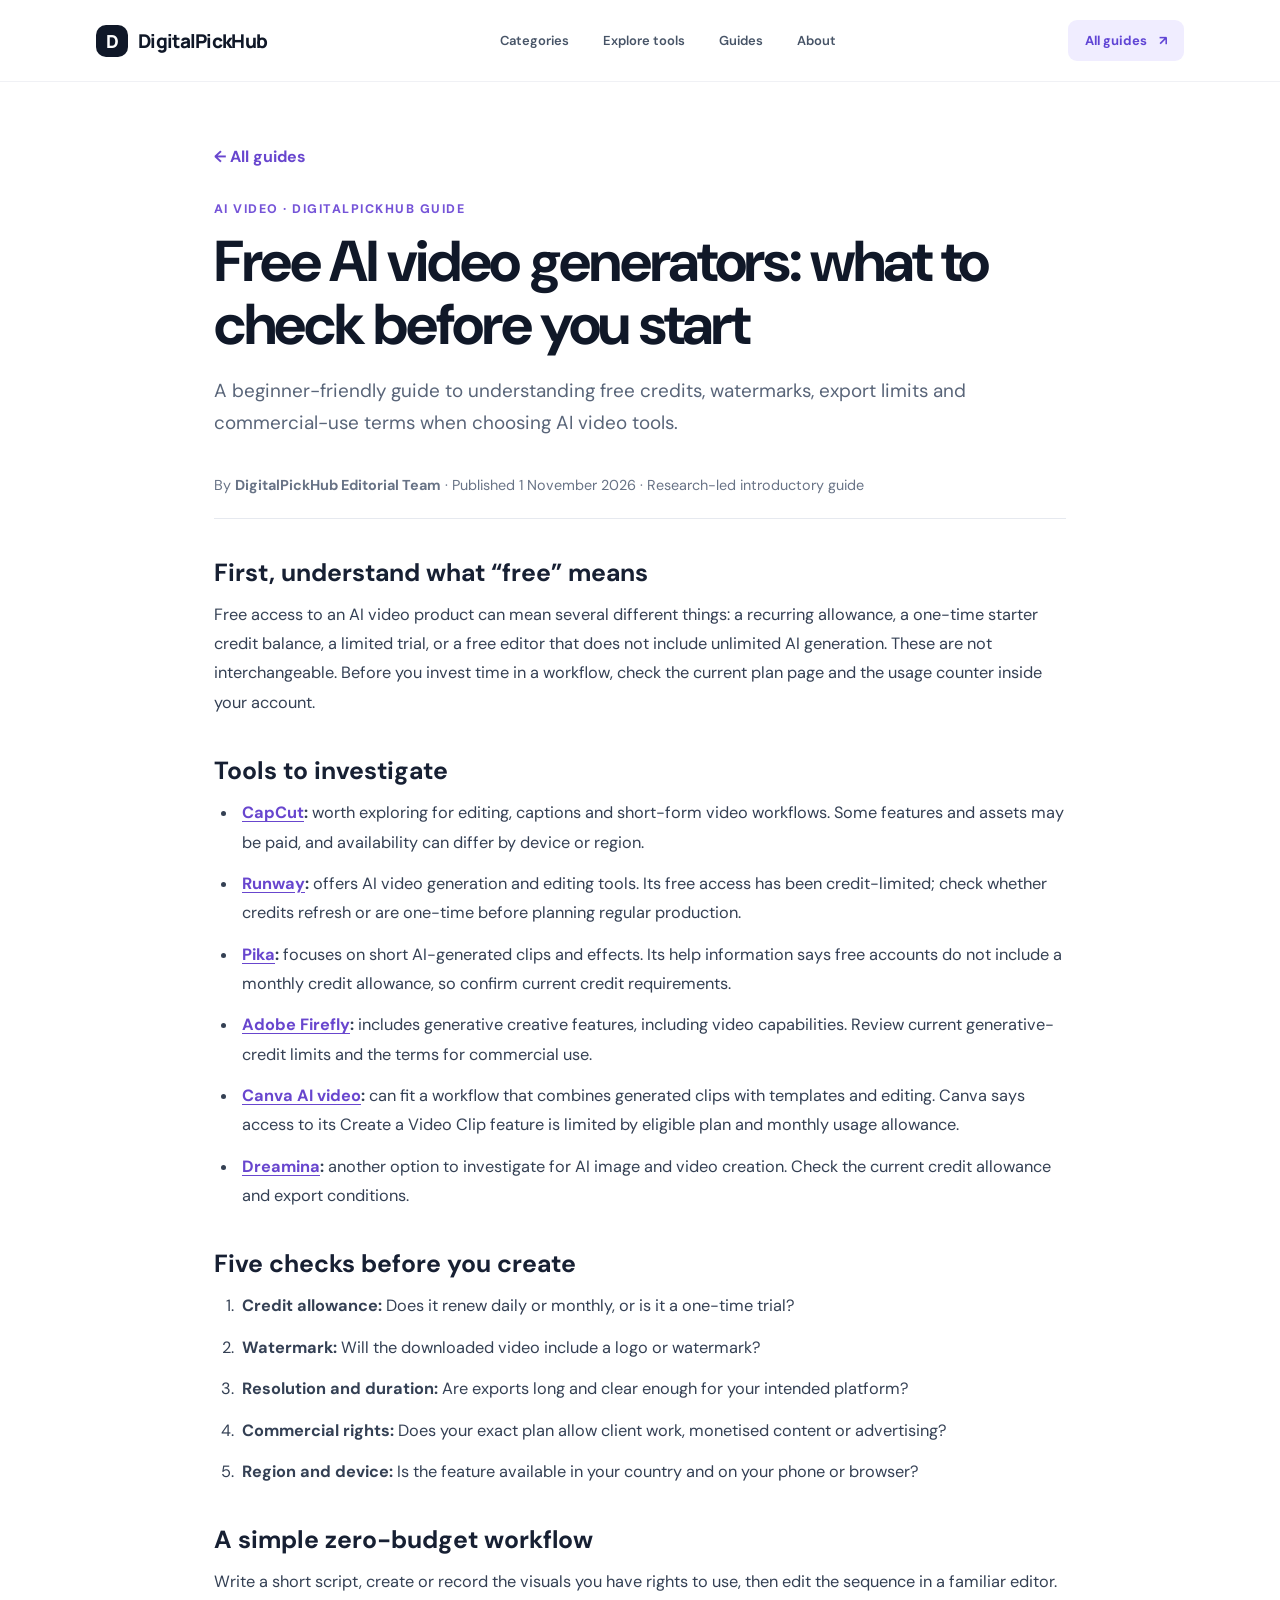
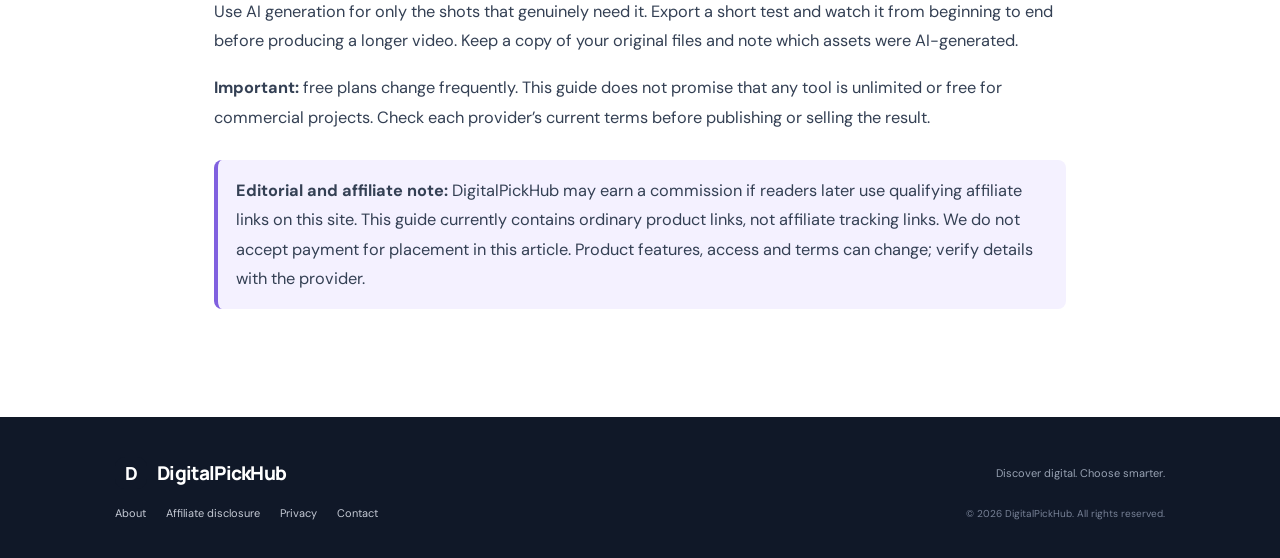
<file: free-ai-video-generators.html>
<!DOCTYPE html><html lang="en"><head><meta charset="UTF-8"><meta name="viewport" content="width=device-width, initial-scale=1.0"><meta name="description" content="A beginner-friendly guide to understanding free credits, watermarks, export limits and commercial-use terms when choosing AI video tools."><meta name="theme-color" content="#101828"><title>Free AI video generators: what to check before you start | DigitalPickHub</title><link rel="stylesheet" href="styles.css"></head><body><header class="site-header"><a class="brand" href="index.html"><span class="brand-mark">D</span> DigitalPickHub</a><button class="menu-toggle" id="menuToggle" aria-label="Open navigation" aria-expanded="false">☰</button><nav id="mainNav"><a href="index.html#categories">Categories</a><a href="index.html#featured">Explore tools</a><a href="guides.html">Guides</a><a href="index.html#about">About</a></nav><a class="header-cta" href="guides.html">All guides <span>↗</span></a></header><main class="article-wrap"><a class="article-back" href="guides.html">← All guides</a><p class="article-kicker">AI video · DigitalPickHub guide</p><h1>Free AI video generators: what to check before you start</h1><p class="article-deck">A beginner-friendly guide to understanding free credits, watermarks, export limits and commercial-use terms when choosing AI video tools.</p><div class="byline">By <strong>DigitalPickHub Editorial Team</strong> · Published 1 November 2026 · Research-led introductory guide</div><article class="article-body">
<h2>First, understand what “free” means</h2><p>Free access to an AI video product can mean several different things: a recurring allowance, a one-time starter credit balance, a limited trial, or a free editor that does not include unlimited AI generation. These are not interchangeable. Before you invest time in a workflow, check the current plan page and the usage counter inside your account.</p>
<h2>Tools to investigate</h2><ul><li><strong><a href="https://www.capcut.com/" target="_blank" rel="noopener">CapCut</a>:</strong> worth exploring for editing, captions and short-form video workflows. Some features and assets may be paid, and availability can differ by device or region.</li><li><strong><a href="https://runwayml.com/" target="_blank" rel="noopener">Runway</a>:</strong> offers AI video generation and editing tools. Its free access has been credit-limited; check whether credits refresh or are one-time before planning regular production.</li><li><strong><a href="https://pika.art/" target="_blank" rel="noopener">Pika</a>:</strong> focuses on short AI-generated clips and effects. Its help information says free accounts do not include a monthly credit allowance, so confirm current credit requirements.</li><li><strong><a href="https://firefly.adobe.com/" target="_blank" rel="noopener">Adobe Firefly</a>:</strong> includes generative creative features, including video capabilities. Review current generative-credit limits and the terms for commercial use.</li><li><strong><a href="https://www.canva.com/features/ai-video-generator/" target="_blank" rel="noopener">Canva AI video</a>:</strong> can fit a workflow that combines generated clips with templates and editing. Canva says access to its Create a Video Clip feature is limited by eligible plan and monthly usage allowance.</li><li><strong><a href="https://dreamina.capcut.com/" target="_blank" rel="noopener">Dreamina</a>:</strong> another option to investigate for AI image and video creation. Check the current credit allowance and export conditions.</li></ul>
<h2>Five checks before you create</h2><ol><li><strong>Credit allowance:</strong> Does it renew daily or monthly, or is it a one-time trial?</li><li><strong>Watermark:</strong> Will the downloaded video include a logo or watermark?</li><li><strong>Resolution and duration:</strong> Are exports long and clear enough for your intended platform?</li><li><strong>Commercial rights:</strong> Does your exact plan allow client work, monetised content or advertising?</li><li><strong>Region and device:</strong> Is the feature available in your country and on your phone or browser?</li></ol>
<h2>A simple zero-budget workflow</h2><p>Write a short script, create or record the visuals you have rights to use, then edit the sequence in a familiar editor. Use AI generation for only the shots that genuinely need it. Export a short test and watch it from beginning to end before producing a longer video. Keep a copy of your original files and note which assets were AI-generated.</p><p><strong>Important:</strong> free plans change frequently. This guide does not promise that any tool is unlimited or free for commercial projects. Check each provider’s current terms before publishing or selling the result.</p><div class="article-note"><strong>Editorial and affiliate note:</strong> DigitalPickHub may earn a commission if readers later use qualifying affiliate links on this site. This guide currently contains ordinary product links, not affiliate tracking links. We do not accept payment for placement in this article. Product features, access and terms can change; verify details with the provider.</div></article></main><footer class="site-footer"><a class="brand footer-brand" href="index.html"><span class="brand-mark">D</span> DigitalPickHub</a><p>Discover digital. Choose smarter.</p><div class="footer-links"><a href="index.html#about">About</a><a href="disclosure.html">Affiliate disclosure</a><a href="privacy.html">Privacy</a><a href="mailto:officialprimebusiness01@gmail.com">Contact</a></div><small>© 2026 DigitalPickHub. All rights reserved.</small></footer><script src="script.js"></script></body></html>
</file>
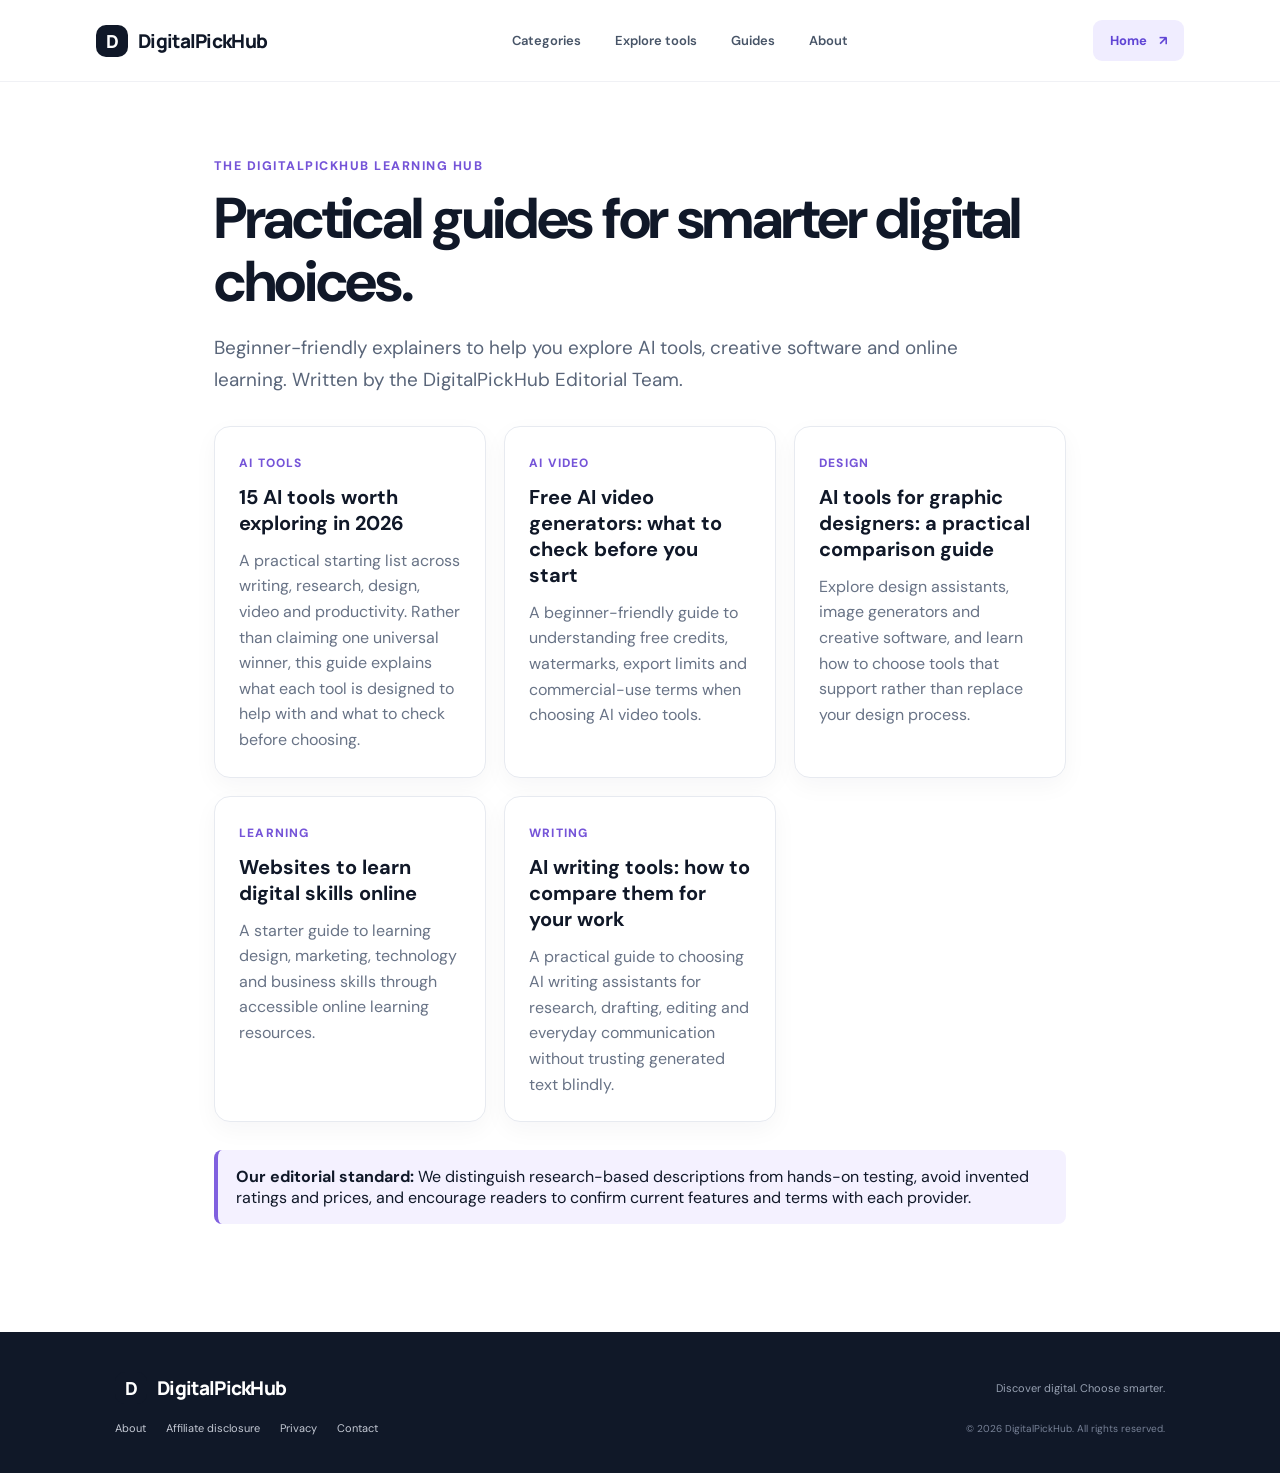
<file: guides.html>
<!DOCTYPE html><html lang="en"><head><meta charset="UTF-8"><meta name="viewport" content="width=device-width, initial-scale=1.0"><meta name="description" content="Practical guides to AI tools, software, digital design and online learning from DigitalPickHub."><meta name="theme-color" content="#101828"><title>Guides | DigitalPickHub</title><link rel="stylesheet" href="styles.css"></head><body><header class="site-header"><a class="brand" href="index.html"><span class="brand-mark">D</span> DigitalPickHub</a><button class="menu-toggle" id="menuToggle" aria-label="Open navigation" aria-expanded="false">☰</button><nav id="mainNav"><a href="index.html#categories">Categories</a><a href="index.html#featured">Explore tools</a><a href="guides.html">Guides</a><a href="index.html#about">About</a></nav><a class="header-cta" href="index.html">Home <span>↗</span></a></header><main class="article-wrap"><p class="article-kicker">THE DIGITALPICKHUB LEARNING HUB</p><h1>Practical guides for smarter digital choices.</h1><p class="article-deck">Beginner-friendly explainers to help you explore AI tools, creative software and online learning. Written by the DigitalPickHub Editorial Team.</p><div class="guide-list"><a class="guide-item" href="ai-tools-2026.html"><span>AI tools</span><h2>15 AI tools worth exploring in 2026</h2><p>A practical starting list across writing, research, design, video and productivity. Rather than claiming one universal winner, this guide explains what each tool is designed to help with and what to check before choosing.</p></a><a class="guide-item" href="free-ai-video-generators.html"><span>AI video</span><h2>Free AI video generators: what to check before you start</h2><p>A beginner-friendly guide to understanding free credits, watermarks, export limits and commercial-use terms when choosing AI video tools.</p></a><a class="guide-item" href="ai-tools-for-designers.html"><span>Design</span><h2>AI tools for graphic designers: a practical comparison guide</h2><p>Explore design assistants, image generators and creative software, and learn how to choose tools that support rather than replace your design process.</p></a><a class="guide-item" href="websites-to-learn-digital-skills.html"><span>Learning</span><h2>Websites to learn digital skills online</h2><p>A starter guide to learning design, marketing, technology and business skills through accessible online learning resources.</p></a><a class="guide-item" href="ai-writing-tools-comparison.html"><span>Writing</span><h2>AI writing tools: how to compare them for your work</h2><p>A practical guide to choosing AI writing assistants for research, drafting, editing and everyday communication without trusting generated text blindly.</p></a></div><div class="article-note"><strong>Our editorial standard:</strong> We distinguish research-based descriptions from hands-on testing, avoid invented ratings and prices, and encourage readers to confirm current features and terms with each provider.</div></main><footer class="site-footer"><a class="brand footer-brand" href="index.html"><span class="brand-mark">D</span> DigitalPickHub</a><p>Discover digital. Choose smarter.</p><div class="footer-links"><a href="index.html#about">About</a><a href="disclosure.html">Affiliate disclosure</a><a href="privacy.html">Privacy</a><a href="mailto:officialprimebusiness01@gmail.com">Contact</a></div><small>© 2026 DigitalPickHub. All rights reserved.</small></footer><script src="script.js"></script></body></html>
</file>
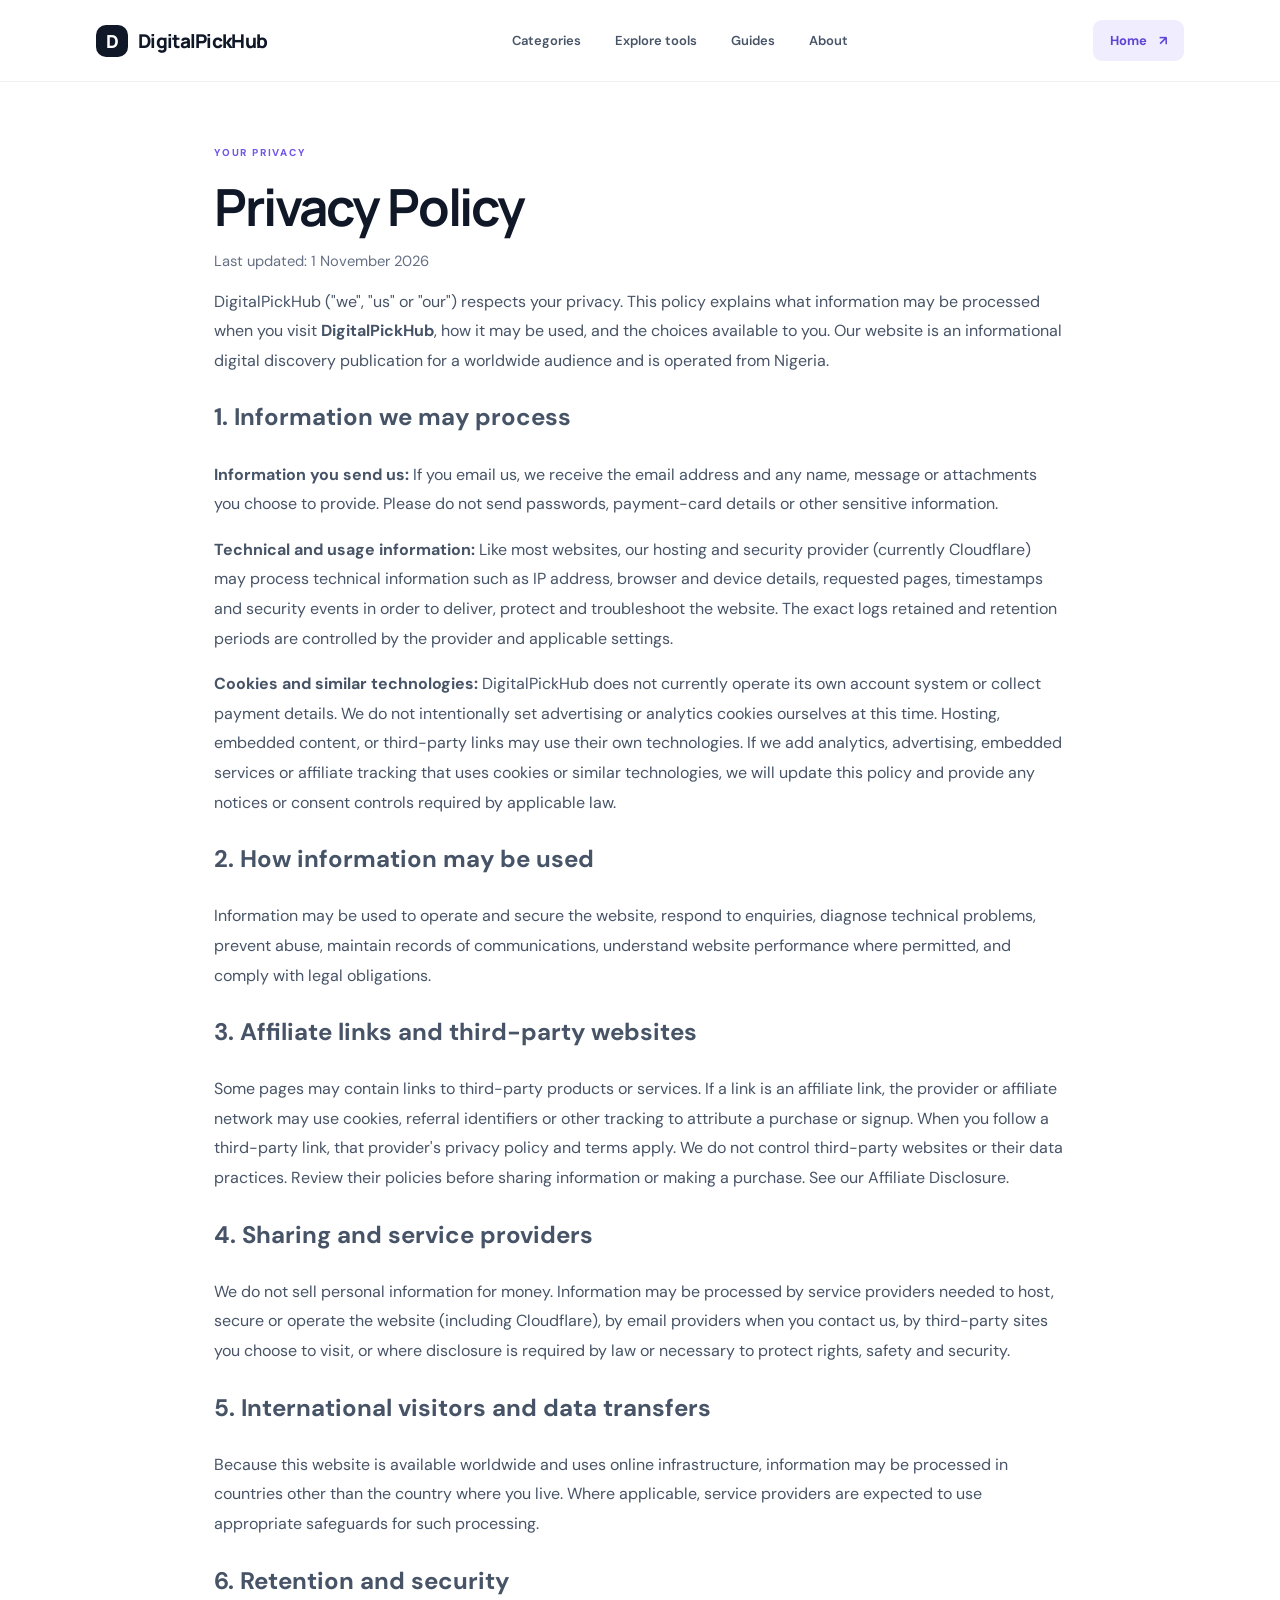
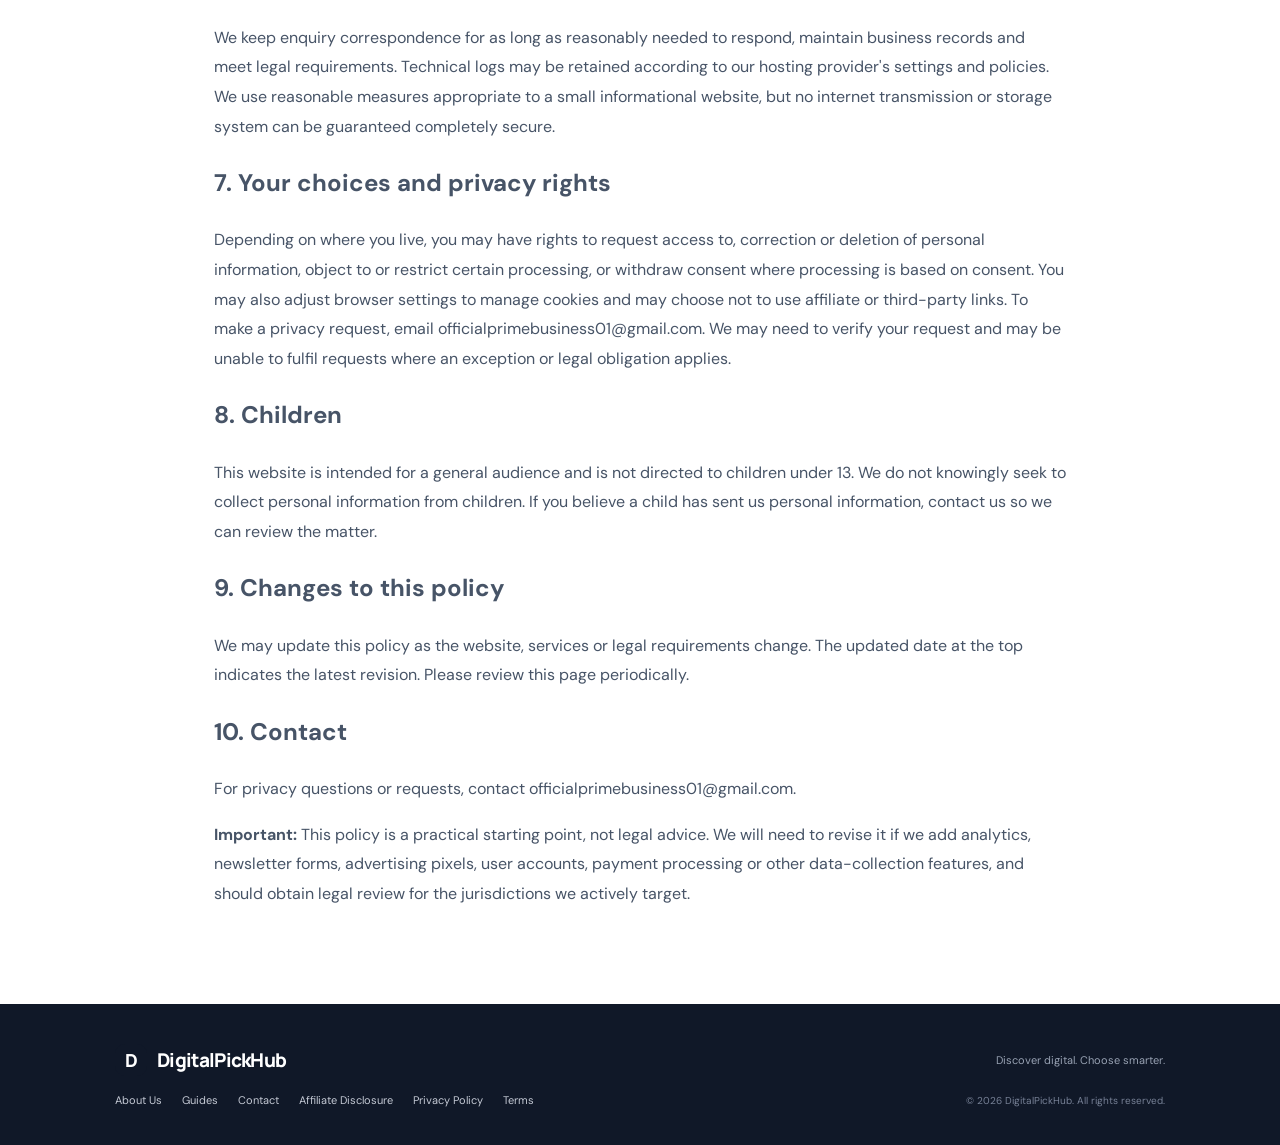
<file: privacy.html>
<!doctype html><html lang="en"><head><meta charset="utf-8"><meta name="viewport" content="width=device-width,initial-scale=1"><meta name="description" content="How DigitalPickHub handles information, cookies, affiliate links and privacy requests."><meta name="theme-color" content="#101828"><title>Privacy Policy | DigitalPickHub</title><link rel="stylesheet" href="styles.css"></head><body><header class="site-header"><a class="brand" href="index.html"><span class="brand-mark">D</span> DigitalPickHub</a><button class="menu-toggle" id="menuToggle" aria-label="Open navigation" aria-expanded="false">☰</button><nav id="mainNav"><a href="index.html#categories">Categories</a><a href="index.html#featured">Explore tools</a><a href="guides.html">Guides</a><a href="about.html">About</a></nav><a class="header-cta" href="index.html">Home <span>↗</span></a></header><main class="article-wrap" style="max-width:900px;margin:0 auto;padding:64px 24px 80px"><p class="eyebrow">YOUR PRIVACY</p><h1 style="font-family:Manrope,Arial,sans-serif;font-size:clamp(2rem,5vw,3.2rem);line-height:1.15">Privacy Policy</h1><p style="color:#667085;font-size:.92rem">Last updated: 1 November 2026</p><div class="article-content" style="line-height:1.85;color:#475467">
<p>DigitalPickHub ("we", "us" or "our") respects your privacy. This policy explains what information may be processed when you visit <strong>DigitalPickHub</strong>, how it may be used, and the choices available to you. Our website is an informational digital discovery publication for a worldwide audience and is operated from Nigeria.</p>
<h2>1. Information we may process</h2><p><strong>Information you send us:</strong> If you email us, we receive the email address and any name, message or attachments you choose to provide. Please do not send passwords, payment-card details or other sensitive information.</p><p><strong>Technical and usage information:</strong> Like most websites, our hosting and security provider (currently Cloudflare) may process technical information such as IP address, browser and device details, requested pages, timestamps and security events in order to deliver, protect and troubleshoot the website. The exact logs retained and retention periods are controlled by the provider and applicable settings.</p><p><strong>Cookies and similar technologies:</strong> DigitalPickHub does not currently operate its own account system or collect payment details. We do not intentionally set advertising or analytics cookies ourselves at this time. Hosting, embedded content, or third-party links may use their own technologies. If we add analytics, advertising, embedded services or affiliate tracking that uses cookies or similar technologies, we will update this policy and provide any notices or consent controls required by applicable law.</p>
<h2>2. How information may be used</h2><p>Information may be used to operate and secure the website, respond to enquiries, diagnose technical problems, prevent abuse, maintain records of communications, understand website performance where permitted, and comply with legal obligations.</p>
<h2>3. Affiliate links and third-party websites</h2><p>Some pages may contain links to third-party products or services. If a link is an affiliate link, the provider or affiliate network may use cookies, referral identifiers or other tracking to attribute a purchase or signup. When you follow a third-party link, that provider's privacy policy and terms apply. We do not control third-party websites or their data practices. Review their policies before sharing information or making a purchase. See our <a href="disclosure.html">Affiliate Disclosure</a>.</p>
<h2>4. Sharing and service providers</h2><p>We do not sell personal information for money. Information may be processed by service providers needed to host, secure or operate the website (including Cloudflare), by email providers when you contact us, by third-party sites you choose to visit, or where disclosure is required by law or necessary to protect rights, safety and security.</p>
<h2>5. International visitors and data transfers</h2><p>Because this website is available worldwide and uses online infrastructure, information may be processed in countries other than the country where you live. Where applicable, service providers are expected to use appropriate safeguards for such processing.</p>
<h2>6. Retention and security</h2><p>We keep enquiry correspondence for as long as reasonably needed to respond, maintain business records and meet legal requirements. Technical logs may be retained according to our hosting provider's settings and policies. We use reasonable measures appropriate to a small informational website, but no internet transmission or storage system can be guaranteed completely secure.</p>
<h2>7. Your choices and privacy rights</h2><p>Depending on where you live, you may have rights to request access to, correction or deletion of personal information, object to or restrict certain processing, or withdraw consent where processing is based on consent. You may also adjust browser settings to manage cookies and may choose not to use affiliate or third-party links. To make a privacy request, email <a href="mailto:officialprimebusiness01@gmail.com">officialprimebusiness01@gmail.com</a>. We may need to verify your request and may be unable to fulfil requests where an exception or legal obligation applies.</p>
<h2>8. Children</h2><p>This website is intended for a general audience and is not directed to children under 13. We do not knowingly seek to collect personal information from children. If you believe a child has sent us personal information, contact us so we can review the matter.</p>
<h2>9. Changes to this policy</h2><p>We may update this policy as the website, services or legal requirements change. The updated date at the top indicates the latest revision. Please review this page periodically.</p>
<h2>10. Contact</h2><p>For privacy questions or requests, contact <a href="mailto:officialprimebusiness01@gmail.com">officialprimebusiness01@gmail.com</a>.</p>
<p><strong>Important:</strong> This policy is a practical starting point, not legal advice. We will need to revise it if we add analytics, newsletter forms, advertising pixels, user accounts, payment processing or other data-collection features, and should obtain legal review for the jurisdictions we actively target.</p></div></main><footer class="site-footer"><a class="brand footer-brand" href="index.html"><span class="brand-mark">D</span> DigitalPickHub</a><p>Discover digital. Choose smarter.</p><div class="footer-links"><a href="about.html">About Us</a><a href="guides.html">Guides</a><a href="contact.html">Contact</a><a href="disclosure.html">Affiliate Disclosure</a><a href="privacy.html">Privacy Policy</a><a href="terms.html">Terms</a></div><small>© <span id="year">2026</span> DigitalPickHub. All rights reserved.</small></footer><script src="script.js"></script></body></html>
</file>
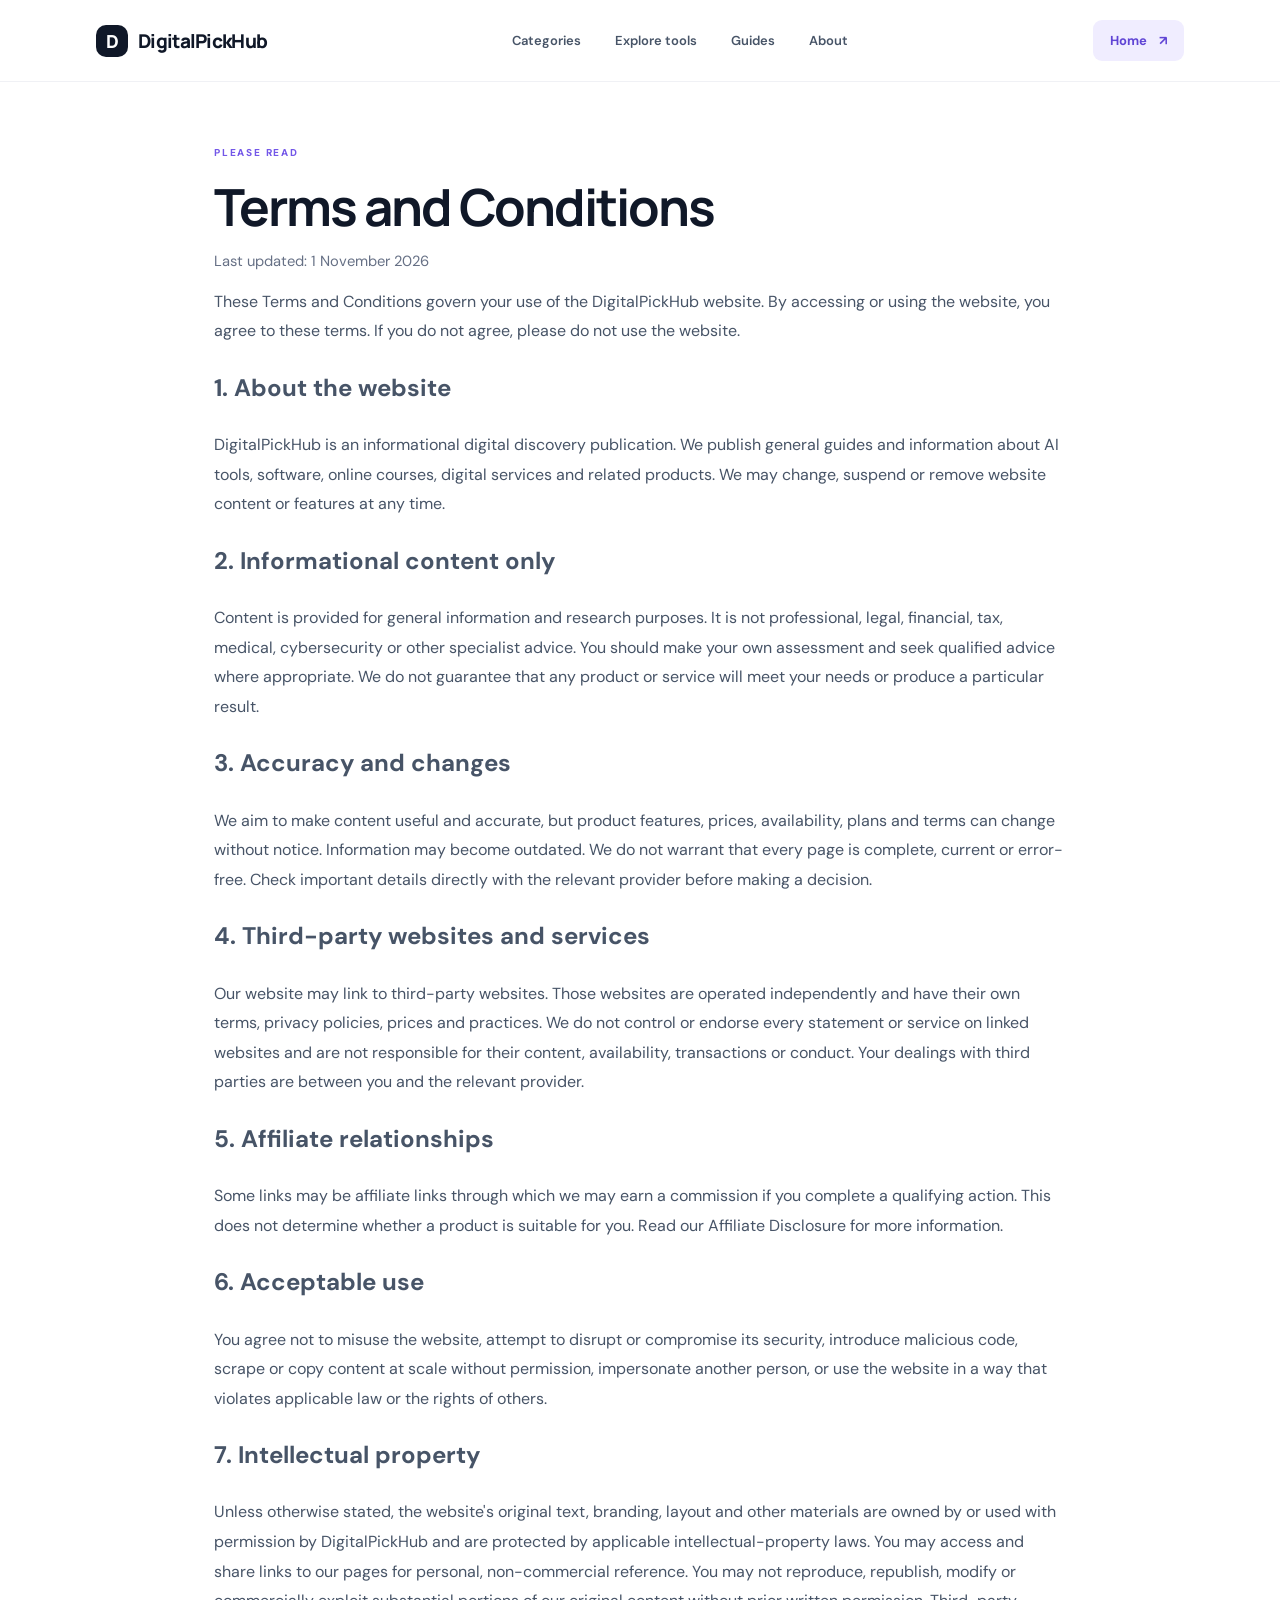
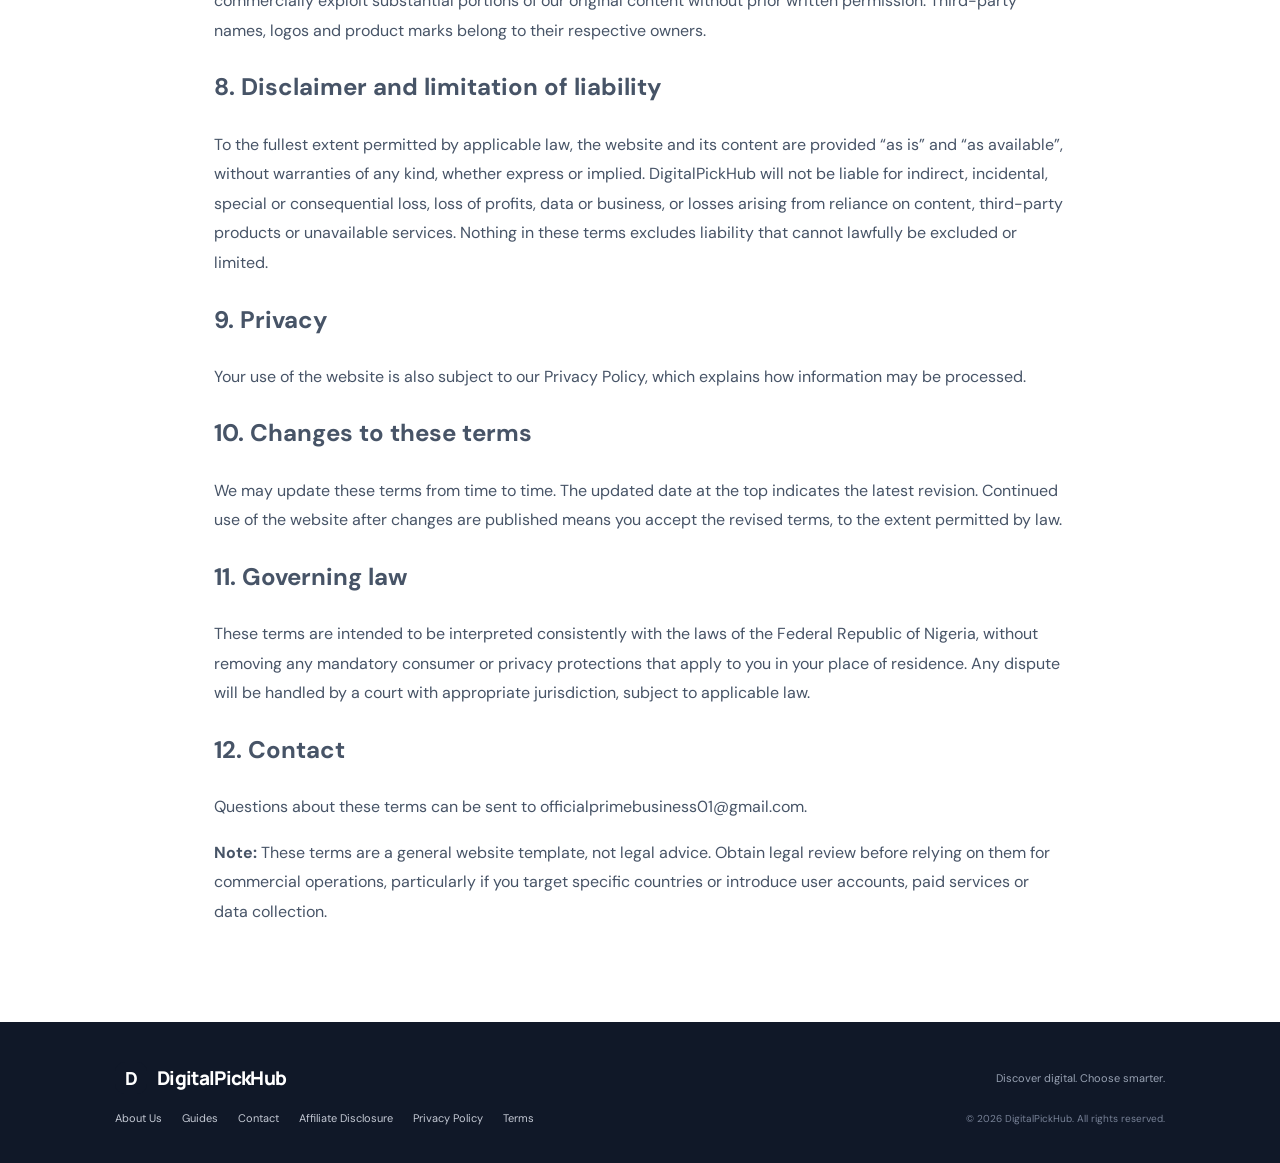
<file: terms.html>
<!doctype html><html lang="en"><head><meta charset="utf-8"><meta name="viewport" content="width=device-width,initial-scale=1"><meta name="description" content="Terms governing use of the DigitalPickHub website and its informational content."><meta name="theme-color" content="#101828"><title>Terms and Conditions | DigitalPickHub</title><link rel="stylesheet" href="styles.css"></head><body><header class="site-header"><a class="brand" href="index.html"><span class="brand-mark">D</span> DigitalPickHub</a><button class="menu-toggle" id="menuToggle" aria-label="Open navigation" aria-expanded="false">☰</button><nav id="mainNav"><a href="index.html#categories">Categories</a><a href="index.html#featured">Explore tools</a><a href="guides.html">Guides</a><a href="about.html">About</a></nav><a class="header-cta" href="index.html">Home <span>↗</span></a></header><main class="article-wrap" style="max-width:900px;margin:0 auto;padding:64px 24px 80px"><p class="eyebrow">PLEASE READ</p><h1 style="font-family:Manrope,Arial,sans-serif;font-size:clamp(2rem,5vw,3.2rem);line-height:1.15">Terms and Conditions</h1><p style="color:#667085;font-size:.92rem">Last updated: 1 November 2026</p><div class="article-content" style="line-height:1.85;color:#475467">
<p>These Terms and Conditions govern your use of the DigitalPickHub website. By accessing or using the website, you agree to these terms. If you do not agree, please do not use the website.</p>
<h2>1. About the website</h2><p>DigitalPickHub is an informational digital discovery publication. We publish general guides and information about AI tools, software, online courses, digital services and related products. We may change, suspend or remove website content or features at any time.</p>
<h2>2. Informational content only</h2><p>Content is provided for general information and research purposes. It is not professional, legal, financial, tax, medical, cybersecurity or other specialist advice. You should make your own assessment and seek qualified advice where appropriate. We do not guarantee that any product or service will meet your needs or produce a particular result.</p>
<h2>3. Accuracy and changes</h2><p>We aim to make content useful and accurate, but product features, prices, availability, plans and terms can change without notice. Information may become outdated. We do not warrant that every page is complete, current or error-free. Check important details directly with the relevant provider before making a decision.</p>
<h2>4. Third-party websites and services</h2><p>Our website may link to third-party websites. Those websites are operated independently and have their own terms, privacy policies, prices and practices. We do not control or endorse every statement or service on linked websites and are not responsible for their content, availability, transactions or conduct. Your dealings with third parties are between you and the relevant provider.</p>
<h2>5. Affiliate relationships</h2><p>Some links may be affiliate links through which we may earn a commission if you complete a qualifying action. This does not determine whether a product is suitable for you. Read our <a href="disclosure.html">Affiliate Disclosure</a> for more information.</p>
<h2>6. Acceptable use</h2><p>You agree not to misuse the website, attempt to disrupt or compromise its security, introduce malicious code, scrape or copy content at scale without permission, impersonate another person, or use the website in a way that violates applicable law or the rights of others.</p>
<h2>7. Intellectual property</h2><p>Unless otherwise stated, the website's original text, branding, layout and other materials are owned by or used with permission by DigitalPickHub and are protected by applicable intellectual-property laws. You may access and share links to our pages for personal, non-commercial reference. You may not reproduce, republish, modify or commercially exploit substantial portions of our original content without prior written permission. Third-party names, logos and product marks belong to their respective owners.</p>
<h2>8. Disclaimer and limitation of liability</h2><p>To the fullest extent permitted by applicable law, the website and its content are provided “as is” and “as available”, without warranties of any kind, whether express or implied. DigitalPickHub will not be liable for indirect, incidental, special or consequential loss, loss of profits, data or business, or losses arising from reliance on content, third-party products or unavailable services. Nothing in these terms excludes liability that cannot lawfully be excluded or limited.</p>
<h2>9. Privacy</h2><p>Your use of the website is also subject to our <a href="privacy.html">Privacy Policy</a>, which explains how information may be processed.</p>
<h2>10. Changes to these terms</h2><p>We may update these terms from time to time. The updated date at the top indicates the latest revision. Continued use of the website after changes are published means you accept the revised terms, to the extent permitted by law.</p>
<h2>11. Governing law</h2><p>These terms are intended to be interpreted consistently with the laws of the Federal Republic of Nigeria, without removing any mandatory consumer or privacy protections that apply to you in your place of residence. Any dispute will be handled by a court with appropriate jurisdiction, subject to applicable law.</p>
<h2>12. Contact</h2><p>Questions about these terms can be sent to <a href="mailto:officialprimebusiness01@gmail.com">officialprimebusiness01@gmail.com</a>.</p>
<p><strong>Note:</strong> These terms are a general website template, not legal advice. Obtain legal review before relying on them for commercial operations, particularly if you target specific countries or introduce user accounts, paid services or data collection.</p></div></main><footer class="site-footer"><a class="brand footer-brand" href="index.html"><span class="brand-mark">D</span> DigitalPickHub</a><p>Discover digital. Choose smarter.</p><div class="footer-links"><a href="about.html">About Us</a><a href="guides.html">Guides</a><a href="contact.html">Contact</a><a href="disclosure.html">Affiliate Disclosure</a><a href="privacy.html">Privacy Policy</a><a href="terms.html">Terms</a></div><small>© <span id="year">2026</span> DigitalPickHub. All rights reserved.</small></footer><script src="script.js"></script></body></html>
</file>
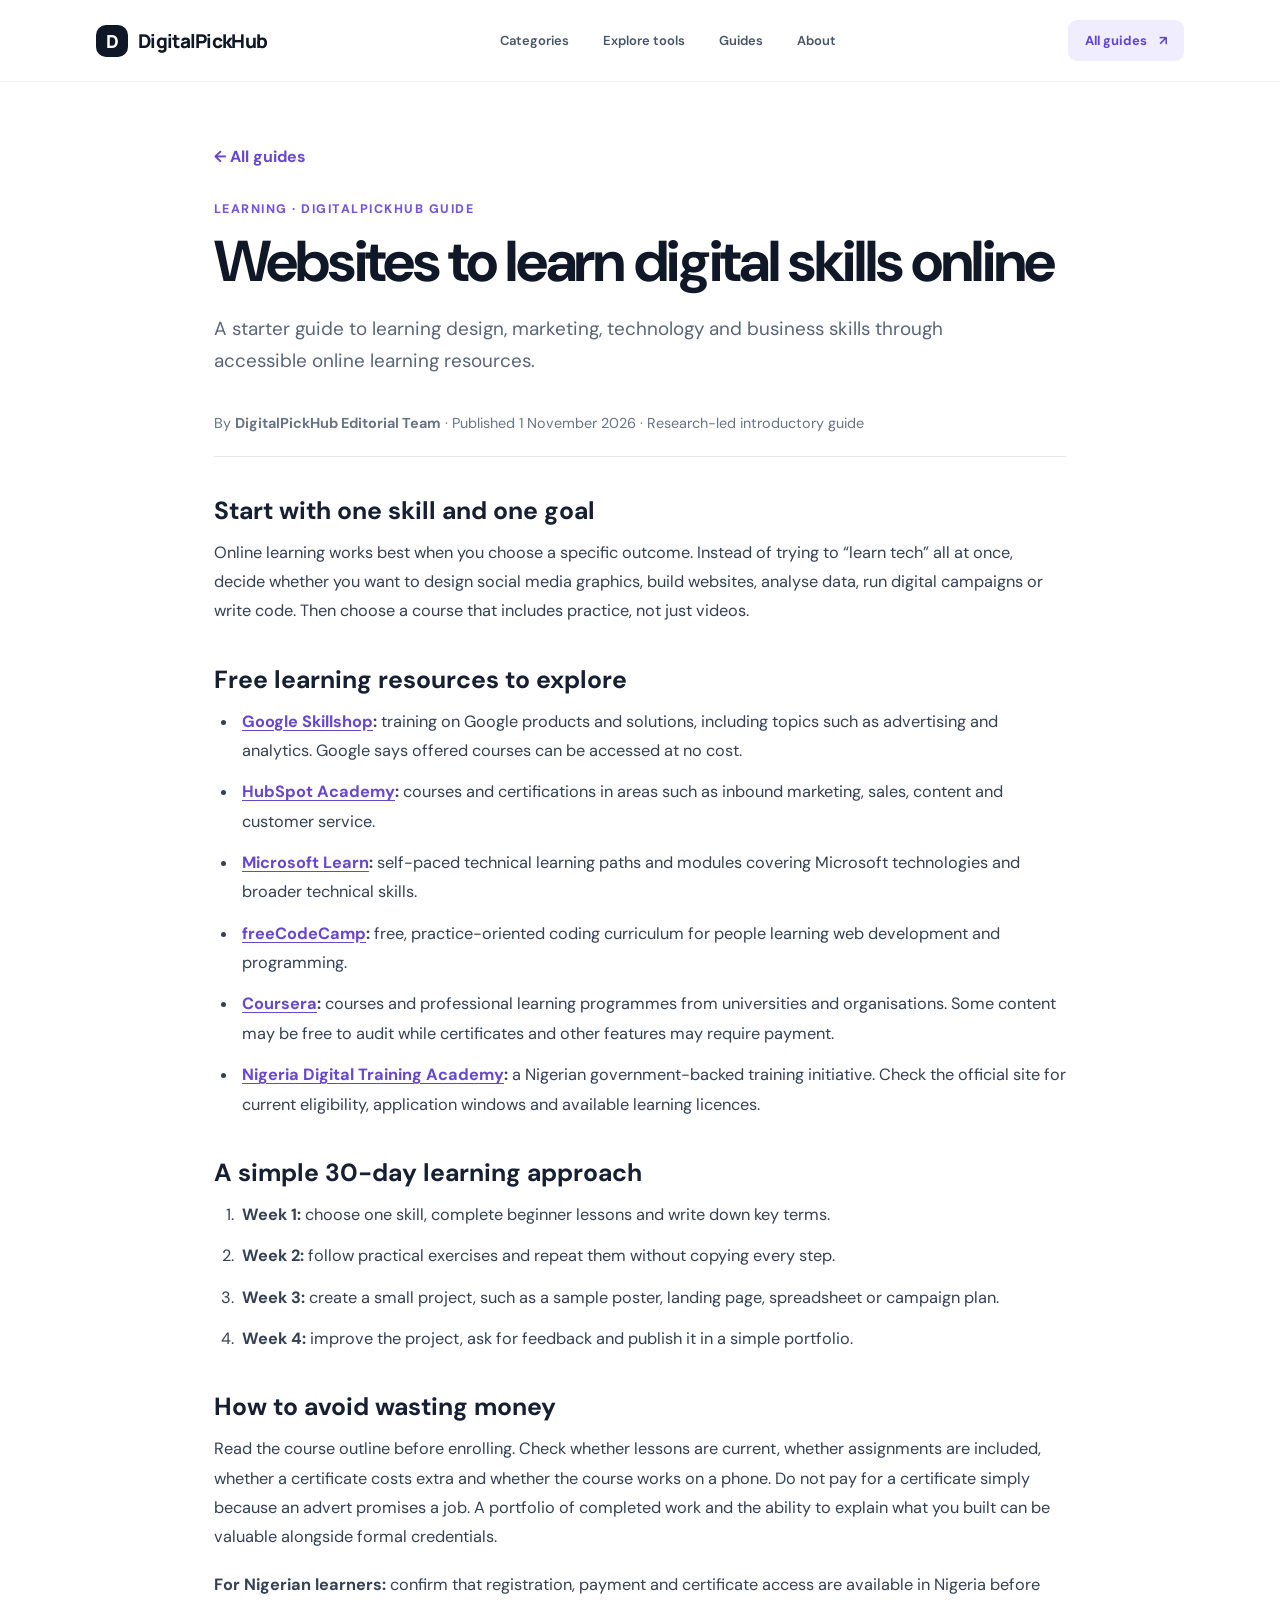
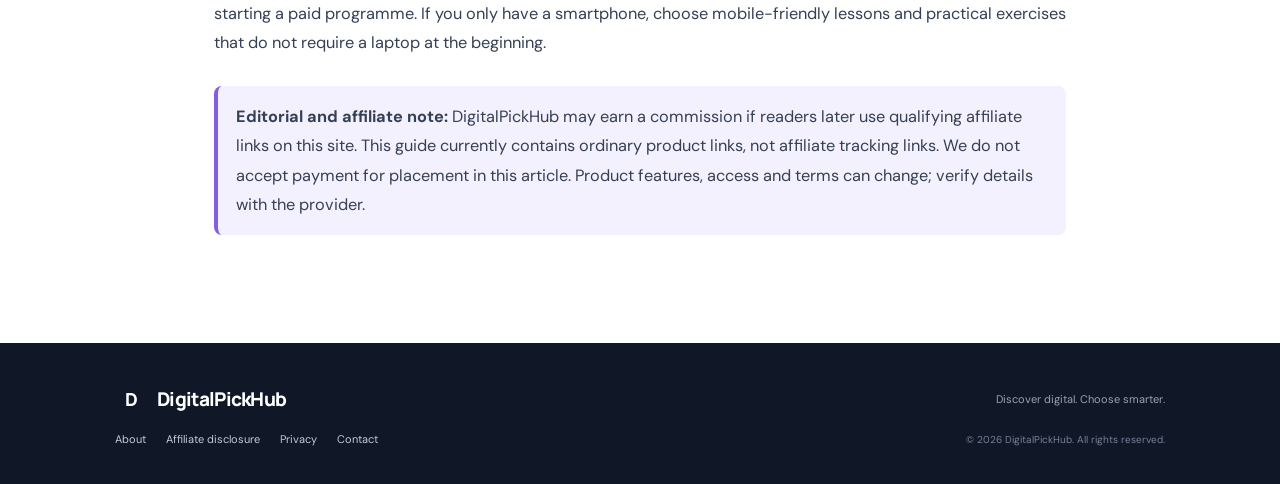
<file: websites-to-learn-digital-skills.html>
<!DOCTYPE html><html lang="en"><head><meta charset="UTF-8"><meta name="viewport" content="width=device-width, initial-scale=1.0"><meta name="description" content="A starter guide to learning design, marketing, technology and business skills through accessible online learning resources."><meta name="theme-color" content="#101828"><title>Websites to learn digital skills online | DigitalPickHub</title><link rel="stylesheet" href="styles.css"></head><body><header class="site-header"><a class="brand" href="index.html"><span class="brand-mark">D</span> DigitalPickHub</a><button class="menu-toggle" id="menuToggle" aria-label="Open navigation" aria-expanded="false">☰</button><nav id="mainNav"><a href="index.html#categories">Categories</a><a href="index.html#featured">Explore tools</a><a href="guides.html">Guides</a><a href="index.html#about">About</a></nav><a class="header-cta" href="guides.html">All guides <span>↗</span></a></header><main class="article-wrap"><a class="article-back" href="guides.html">← All guides</a><p class="article-kicker">Learning · DigitalPickHub guide</p><h1>Websites to learn digital skills online</h1><p class="article-deck">A starter guide to learning design, marketing, technology and business skills through accessible online learning resources.</p><div class="byline">By <strong>DigitalPickHub Editorial Team</strong> · Published 1 November 2026 · Research-led introductory guide</div><article class="article-body">
<h2>Start with one skill and one goal</h2><p>Online learning works best when you choose a specific outcome. Instead of trying to “learn tech” all at once, decide whether you want to design social media graphics, build websites, analyse data, run digital campaigns or write code. Then choose a course that includes practice, not just videos.</p>
<h2>Free learning resources to explore</h2><ul><li><strong><a href="https://skillshop.withgoogle.com/" target="_blank" rel="noopener">Google Skillshop</a>:</strong> training on Google products and solutions, including topics such as advertising and analytics. Google says offered courses can be accessed at no cost.</li><li><strong><a href="https://academy.hubspot.com/" target="_blank" rel="noopener">HubSpot Academy</a>:</strong> courses and certifications in areas such as inbound marketing, sales, content and customer service.</li><li><strong><a href="https://learn.microsoft.com/training/" target="_blank" rel="noopener">Microsoft Learn</a>:</strong> self-paced technical learning paths and modules covering Microsoft technologies and broader technical skills.</li><li><strong><a href="https://www.freecodecamp.org/learn/" target="_blank" rel="noopener">freeCodeCamp</a>:</strong> free, practice-oriented coding curriculum for people learning web development and programming.</li><li><strong><a href="https://www.coursera.org/" target="_blank" rel="noopener">Coursera</a>:</strong> courses and professional learning programmes from universities and organisations. Some content may be free to audit while certificates and other features may require payment.</li><li><strong><a href="https://www.dta.education.gov.ng/" target="_blank" rel="noopener">Nigeria Digital Training Academy</a>:</strong> a Nigerian government-backed training initiative. Check the official site for current eligibility, application windows and available learning licences.</li></ul>
<h2>A simple 30-day learning approach</h2><ol><li><strong>Week 1:</strong> choose one skill, complete beginner lessons and write down key terms.</li><li><strong>Week 2:</strong> follow practical exercises and repeat them without copying every step.</li><li><strong>Week 3:</strong> create a small project, such as a sample poster, landing page, spreadsheet or campaign plan.</li><li><strong>Week 4:</strong> improve the project, ask for feedback and publish it in a simple portfolio.</li></ol>
<h2>How to avoid wasting money</h2><p>Read the course outline before enrolling. Check whether lessons are current, whether assignments are included, whether a certificate costs extra and whether the course works on a phone. Do not pay for a certificate simply because an advert promises a job. A portfolio of completed work and the ability to explain what you built can be valuable alongside formal credentials.</p><p><strong>For Nigerian learners:</strong> confirm that registration, payment and certificate access are available in Nigeria before starting a paid programme. If you only have a smartphone, choose mobile-friendly lessons and practical exercises that do not require a laptop at the beginning.</p><div class="article-note"><strong>Editorial and affiliate note:</strong> DigitalPickHub may earn a commission if readers later use qualifying affiliate links on this site. This guide currently contains ordinary product links, not affiliate tracking links. We do not accept payment for placement in this article. Product features, access and terms can change; verify details with the provider.</div></article></main><footer class="site-footer"><a class="brand footer-brand" href="index.html"><span class="brand-mark">D</span> DigitalPickHub</a><p>Discover digital. Choose smarter.</p><div class="footer-links"><a href="index.html#about">About</a><a href="disclosure.html">Affiliate disclosure</a><a href="privacy.html">Privacy</a><a href="mailto:officialprimebusiness01@gmail.com">Contact</a></div><small>© 2026 DigitalPickHub. All rights reserved.</small></footer><script src="script.js"></script></body></html>
</file>
<file: styles.css>
@import url('https://fonts.googleapis.com/css2?family=DM+Sans:wght@400;500;600;700&family=Manrope:wght@400;500;600;700;800&display=swap');
:root{--ink:#101828;--muted:#667085;--line:#e8ebf0;--purple:#7357e8;--bg:#fff;--soft:#f7f8fc}
*{box-sizing:border-box}html{scroll-behavior:smooth}body{margin:0;color:var(--ink);font-family:'DM Sans',sans-serif;background:#fff}a{color:inherit;text-decoration:none}.site-header{height:82px;padding:0 7.5%;display:flex;align-items:center;justify-content:space-between;border-bottom:1px solid #f0f1f5;background:#fff;position:sticky;top:0;z-index:10}.brand{display:flex;align-items:center;gap:10px;font-family:Manrope,sans-serif;font-weight:800;font-size:19px;letter-spacing:-.7px}.brand-mark{width:32px;height:32px;border-radius:10px;background:var(--ink);color:#fff;display:grid;place-items:center;font-size:18px}.site-header nav{display:flex;gap:34px;color:#475467;font-size:13px;font-weight:600}.site-header nav a:hover,.footer-links a:hover{color:var(--purple)}.header-cta{font-size:13px;font-weight:700;background:#f0edff;color:#6045d5;padding:12px 17px;border-radius:9px}.header-cta span{margin-left:9px}.menu-toggle{display:none;border:0;background:none;font-size:24px}.hero{padding:88px 9% 78px;display:grid;grid-template-columns:1.1fr .9fr;gap:7%;align-items:center;background:radial-gradient(circle at 83% 42%,#f1edff 0,transparent 34%),linear-gradient(120deg,#fff 55%,#faf9ff)}.eyebrow{font-size:10px;font-weight:800;letter-spacing:1.8px;color:#7357e8;margin:0 0 18px}.eyebrow-dot,.live-dot{display:inline-block;width:7px;height:7px;background:#7b61ee;border-radius:50%;margin-right:7px}.hero h1{font:800 clamp(42px,5vw,65px)/1.12 Manrope,sans-serif;letter-spacing:-3px;margin:0}.hero h1 span{color:var(--purple)}.hero-text{font-size:16px;line-height:1.8;color:#667085;max-width:510px;margin:23px 0 27px}.hero-actions{display:flex;align-items:center;gap:25px}.button{display:inline-flex;align-items:center;gap:22px;padding:15px 19px;border-radius:9px;font-size:13px;font-weight:700}.button-primary{background:#7257e8;color:white;box-shadow:0 8px 20px #7257e82b}.button-primary:hover{background:#5d43d0}.text-link{font-size:13px;font-weight:700}.trust-line{margin-top:35px;color:#98a2b3;font-size:11px}.avatars{color:#7357e8;font-size:16px;letter-spacing:3px;margin-right:9px}.hero-card{height:350px;position:relative;border-radius:22px;background:linear-gradient(145deg,#171b35,#29264f);overflow:hidden;box-shadow:0 25px 60px #29264f30;color:#fff;padding:25px}.card-top{font-size:9px;letter-spacing:1.5px;color:#c7c4e8;font-weight:700}.card-menu{float:right}.orbit{position:absolute;border:1px solid #ffffff20;border-radius:50%;left:50%;top:49%;transform:translate(-50%,-50%)}.orbit-one{width:240px;height:240px}.orbit-two{width:330px;height:330px}.hub-icon{position:absolute;left:50%;top:49%;transform:translate(-50%,-50%);width:92px;height:92px;border-radius:28px;background:linear-gradient(140deg,#a18cff,#7057e8);display:grid;place-items:center;font-size:48px;box-shadow:0 0 55px #927bff80}.floating-chip{position:absolute;background:#ffffff16;border:1px solid #ffffff28;backdrop-filter:blur(8px);padding:11px 14px;border-radius:10px;font-size:11px;font-weight:600}.chip-ai{top:85px;left:12%}.chip-learn{top:125px;right:7%}.chip-software{bottom:91px;left:8%}.chip-growth{bottom:68px;right:9%}.hero-card-caption{position:absolute;bottom:17px;left:0;right:0;text-align:center;color:#c7c4e8;font-size:10px}.stats-strip{display:grid;grid-template-columns:repeat(4,1fr);padding:25px 9%;border-top:1px solid var(--line);border-bottom:1px solid var(--line)}.stats-strip div{padding-left:22px;border-left:2px solid #e9e4ff}.stats-strip strong,.stats-strip span{display:block}.stats-strip strong{font-size:12px}.stats-strip span{font-size:11px;color:#98a2b3;margin-top:5px}.section{padding:88px 9%}.section-heading{display:flex;justify-content:space-between;align-items:end;margin-bottom:34px}.section-heading h2,.about-section h2,.guide-banner h2{font:800 32px/1.2 Manrope,sans-serif;letter-spacing:-1.2px;margin:0}.section-heading>p{max-width:300px;color:var(--muted);font-size:13px;line-height:1.7;margin:0 0 3px}.category-grid{display:grid;grid-template-columns:repeat(3,1fr);gap:15px}.category-card{position:relative;border:1px solid var(--line);padding:24px;border-radius:13px;transition:.2s}.category-card:hover,.product-card:hover{transform:translateY(-4px);box-shadow:0 14px 35px #1018280c;border-color:#d7d0ff}.category-icon{width:43px;height:43px;border-radius:12px;display:grid;place-items:center;font-size:22px;margin-bottom:20px}.purple{background:#f0edff;color:#7357e8}.blue{background:#eaf3ff;color:#3682d8}.orange{background:#fff2e7;color:#ed8a36}.green{background:#e8f8f0;color:#279d69}.pink{background:#fff0f4;color:#db5b8a}.yellow{background:#fff8df;color:#b78b14}.category-card h3,.product-card h3{font:700 16px Manrope,sans-serif;margin:0 0 9px}.category-card p,.product-card p{font-size:12px;color:var(--muted);line-height:1.7;margin:0;max-width:260px}.category-arrow{position:absolute;right:23px;top:24px;color:#98a2b3}.featured-section{background:#fafbfe}.filter-row{display:flex;gap:12px;margin-bottom:22px}.search-box{background:white;border:1px solid var(--line);border-radius:8px;padding:0 13px;display:flex;align-items:center;gap:9px;flex:1;color:#98a2b3}.search-box input{border:0;outline:0;width:100%;padding:13px 0;font:12px 'DM Sans'}.filter-row select{border:1px solid var(--line);border-radius:8px;padding:0 13px;background:white;color:#475467;font:12px 'DM Sans';min-width:165px}.product-grid{display:grid;grid-template-columns:repeat(3,1fr);gap:16px}.product-card{background:#fff;border:1px solid var(--line);border-radius:13px;padding:15px;transition:.2s}.product-visual{height:125px;border-radius:9px;display:grid;place-items:center;font-size:42px;margin-bottom:18px}.visual-purple{background:linear-gradient(135deg,#f2efff,#e6e0ff);color:#765be8}.visual-blue{background:linear-gradient(135deg,#eaf4ff,#dcecff);color:#4486cf}.visual-orange{background:linear-gradient(135deg,#fff3e8,#ffe4ce);color:#e58b43}.visual-green{background:linear-gradient(135deg,#e8f8f0,#d5f1e3);color:#2b9b6b}.visual-pink{background:linear-gradient(135deg,#fff0f5,#fbdce8);color:#d65c8d}.visual-yellow{background:linear-gradient(135deg,#fff9e4,#f8edc3);color:#b58d20}.product-meta{display:flex;justify-content:space-between;align-items:center;margin-bottom:12px;font-size:9px;font-weight:800;letter-spacing:1px;color:#8b72e9}.tag{font-size:9px;letter-spacing:0;background:#f2f4f7;color:#667085;padding:5px 7px;border-radius:20px}.product-card h3{font-size:15px}.product-card p{min-height:61px}.card-link{display:flex;justify-content:space-between;border-top:1px solid #f0f1f4;margin-top:17px;padding-top:13px;font-size:11px;font-weight:700;color:#674bdc}.empty-state{text-align:center;color:var(--muted);padding:30px}.guide-banner{margin:0 9% 30px;padding:42px 48px;border-radius:17px;background:linear-gradient(115deg,#242044,#4d3c8b);color:white;display:flex;align-items:center;justify-content:space-between;gap:30px}.guide-banner .eyebrow{color:#c4b7ff}.guide-banner h2{font-size:29px}.guide-banner p:not(.eyebrow){color:#d2cfe4;font-size:12px;line-height:1.8;max-width:510px}.button-light{background:#fff;color:#4f3c9b;white-space:nowrap}.about-section{display:grid;grid-template-columns:1fr 1fr;gap:12%;align-items:start}.about-section>div:last-child>p{font-size:13px;line-height:1.9;color:var(--muted);margin-top:0}.disclosure-note{background:#f7f6ff;border-left:3px solid #8068e8;padding:16px!important;border-radius:0 8px 8px 0;color:#5c5b70!important}.site-footer{background:#101828;color:white;padding:38px 9%;display:grid;grid-template-columns:1fr 1fr;gap:15px;align-items:center}.footer-brand{color:#fff}.site-footer>p{font-size:11px;color:#98a2b3;text-align:right}.footer-links{display:flex;gap:20px;font-size:11px;color:#c4c9d4}.site-footer small{text-align:right;color:#778196;font-size:10px}.footer-links a:hover{color:white}
@media(max-width:800px){.site-header{padding:0 5%;height:70px}.site-header nav{display:none;position:absolute;top:69px;left:0;right:0;background:#fff;padding:20px 6%;border-bottom:1px solid var(--line);flex-direction:column;gap:20px}.site-header nav.open{display:flex}.menu-toggle{display:block;margin-left:auto;margin-right:16px}.header-cta{font-size:11px;padding:10px}.hero{padding:65px 6% 55px;grid-template-columns:1fr;gap:45px}.hero h1{font-size:47px}.hero-card{max-width:520px;width:100%;margin:auto}.stats-strip{padding:22px 6%;grid-template-columns:repeat(2,1fr);gap:20px}.section{padding:65px 6%}.section-heading{display:block}.section-heading>p{margin-top:13px}.category-grid,.product-grid{grid-template-columns:repeat(2,1fr)}.guide-banner{margin:0 6% 20px;padding:30px;display:block}.guide-banner .button{margin-top:10px}.about-section{grid-template-columns:1fr;gap:25px}.site-footer{padding:32px 6%}}
@media(max-width:520px){.brand{font-size:16px}.header-cta{display:none}.hero h1{font-size:42px;letter-spacing:-2px}.hero-text{font-size:14px}.hero-actions{align-items:flex-start;flex-direction:column;gap:17px}.hero-card{height:300px;padding:20px}.orbit-one{width:200px;height:200px}.orbit-two{width:280px;height:280px}.hub-icon{width:75px;height:75px}.chip-ai{left:5%;top:76px}.chip-learn{right:3%;top:112px}.chip-software{left:4%;bottom:75px}.chip-growth{right:3%;bottom:58px}.stats-strip{gap:17px 8px}.stats-strip div{padding-left:12px}.stats-strip strong{font-size:10px}.stats-strip span{font-size:10px}.section-heading h2,.about-section h2{font-size:27px}.category-grid,.product-grid{grid-template-columns:1fr}.category-card{padding:20px}.filter-row{flex-direction:column}.filter-row select{padding:13px}.product-card p{min-height:0}.guide-banner{padding:27px 23px}.guide-banner h2{font-size:25px}.site-footer{grid-template-columns:1fr}.site-footer>p,.site-footer small{text-align:left}.footer-links{flex-wrap:wrap;gap:13px 18px}}

/* Editorial pages */
.article-wrap{max-width:900px;margin:0 auto;padding:64px 24px 80px}.article-kicker{color:#7554d8;font-size:.78rem;font-weight:800;letter-spacing:.12em;text-transform:uppercase}.article-wrap h1{font-size:clamp(2.2rem,6vw,3.6rem);line-height:1.08;letter-spacing:-.04em;margin:14px 0}.article-deck{font-size:1.18rem;color:#596579;line-height:1.7;max-width:760px}.byline{font-size:.9rem;color:#687386;border-bottom:1px solid #e6e9ef;padding:18px 0 24px;margin-bottom:30px}.article-body{font-size:1.02rem;line-height:1.8;color:#344054}.article-body h2{font-size:1.55rem;line-height:1.25;color:#172033;margin:38px 0 12px}.article-body p{margin:0 0 18px}.article-body li{margin:0 0 12px;padding-left:4px}.article-body a{color:#6846ce;text-decoration:underline;text-underline-offset:3px}.article-body ul,.article-body ol{padding-left:24px;margin:12px 0 24px}.article-note{background:#f4f1ff;border-left:4px solid #8060df;padding:16px 18px;border-radius:8px;margin:28px 0}.article-back{display:inline-block;margin:0 0 22px;color:#6846ce;font-weight:700;text-decoration:none}.guide-list{display:grid;grid-template-columns:repeat(auto-fit,minmax(250px,1fr));gap:18px;margin-top:30px}.guide-item{background:#fff;border:1px solid #e7eaf0;border-radius:16px;padding:24px;text-decoration:none;color:inherit;box-shadow:0 8px 24px rgba(16,24,40,.04)}.guide-item:hover{transform:translateY(-2px);box-shadow:0 12px 28px rgba(16,24,40,.08)}.guide-item span{font-size:.75rem;font-weight:800;letter-spacing:.1em;color:#7554d8;text-transform:uppercase}.guide-item h2{font-size:1.25rem;margin:12px 0}.guide-item p{color:#687386;line-height:1.6;margin:0}
</file>
